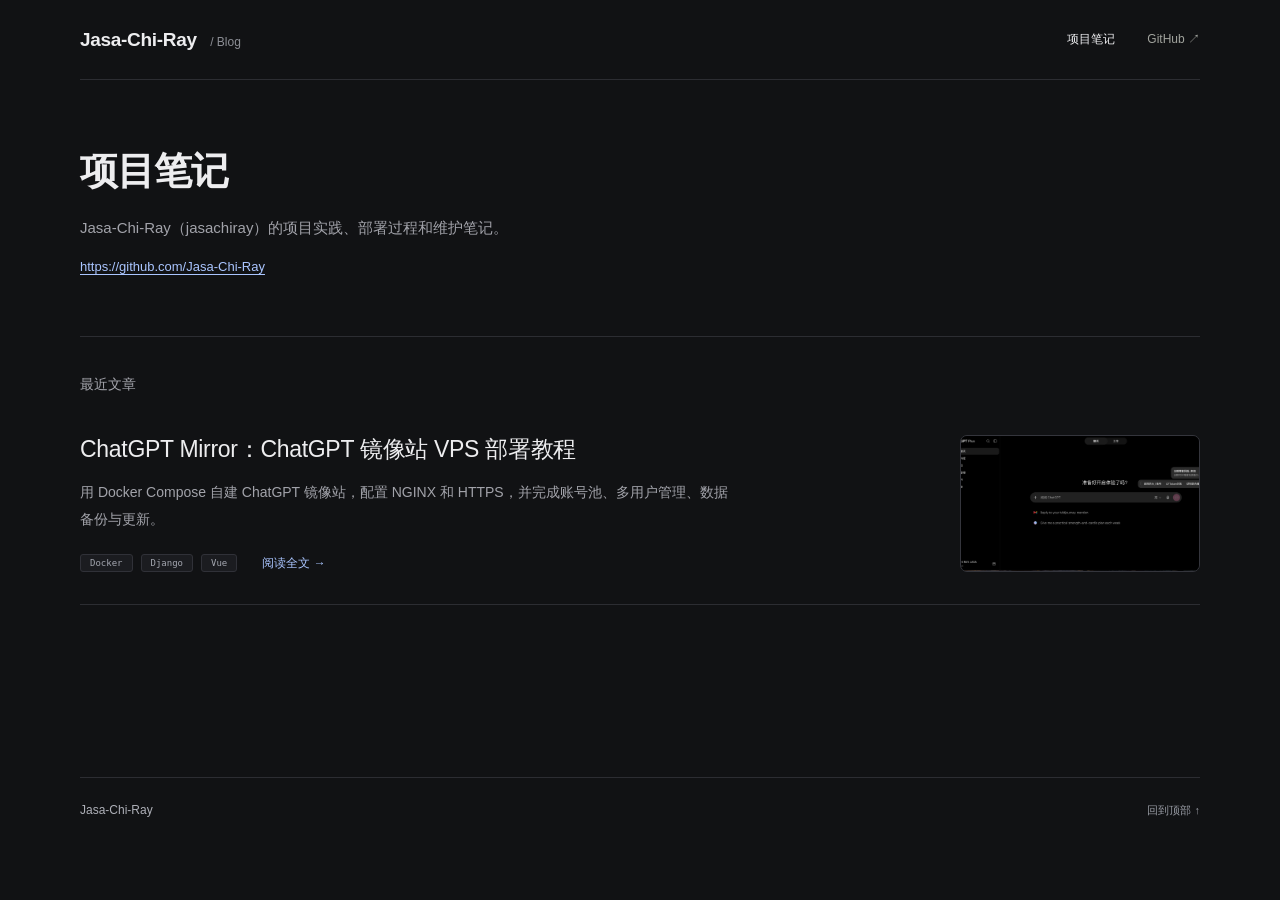
<file: index.html>
<!DOCTYPE html>

<html lang="zh-CN">
<head>
<meta charset="utf-8"/>
<meta content="width=device-width, initial-scale=1" name="viewport"/>
<meta content="index, follow, max-image-preview:large" name="robots"/>
<meta content="#111214" name="theme-color"/>
<meta content="Jasa-Chi-Ray（jasachiray）的项目博客，分享 chatgpt-mirror、ChatGPT 镜像站部署、Docker Compose、NGINX HTTPS 配置及服务器维护笔记。" name="description"/>
<meta content="Jasa-Chi-Ray（jasachiray）博客 | ChatGPT Mirror 与项目部署笔记" property="og:title"/>
<meta content="Jasa-Chi-Ray（jasachiray）的项目博客，分享 chatgpt-mirror、ChatGPT 镜像站部署、Docker Compose、NGINX HTTPS 配置及服务器维护笔记。" property="og:description"/>
<meta content="website" property="og:type"/>
<link href="https://jasa-chi-ray.github.io/" rel="canonical"/>
<link href="assets/favicon.svg" rel="icon" type="image/svg+xml"/>
<link href="blog.css" rel="stylesheet"/>
<title>Jasa-Chi-Ray（jasachiray）博客 | ChatGPT Mirror 与项目部署笔记</title>
<script defer="" src="app.js"></script><meta content="Jasa-Chi-Ray" name="author"/><meta content="jasachiray, jasa-chi-ray, Jasa Chi Ray, https://github.com/jasa-chi-ray, https://github.com/Jasa-Chi-Ray/chatgpt-mirror, chatgpt-mirror, chatgpt mirror, mirror, Jasa-Chi-Ray 博客, Jasa-Chi-Ray ChatGPT Mirror, ChatGPT 镜像站, ChatGPT 镜像站部署, 镜像站 部署, 自己部署 ChatGPT 镜像站, 自建 ChatGPT 镜像站, ChatGPT Mirror 是什么, ChatGPT 镜像项目介绍, ChatGPT 镜像站搭建教程, ChatGPT 镜像站部署流程, ChatGPT 镜像站部署需要什么" name="keywords"/><meta content="https://jasa-chi-ray.github.io/" property="og:url"/><meta content="Jasa-Chi-Ray 博客" property="og:site_name"/><meta content="zh_CN" property="og:locale"/><meta content="https://jasa-chi-ray.github.io/assets/chat-preview.png" property="og:image"/><meta content="ChatGPT Mirror 镜像站对话界面" property="og:image:alt"/><meta content="summary_large_image" name="twitter:card"/><meta content="Jasa-Chi-Ray（jasachiray）博客 | ChatGPT Mirror 与项目部署笔记" name="twitter:title"/><meta content="Jasa-Chi-Ray（jasachiray）的项目博客，分享 chatgpt-mirror、ChatGPT 镜像站部署、Docker Compose、NGINX HTTPS 配置及服务器维护笔记。" name="twitter:description"/><meta content="https://jasa-chi-ray.github.io/assets/chat-preview.png" name="twitter:image"/><script type="application/ld+json">{"@context": "https://schema.org", "@graph": [{"@type": "WebSite", "@id": "https://jasa-chi-ray.github.io/#website", "url": "https://jasa-chi-ray.github.io/", "name": "Jasa-Chi-Ray 博客", "alternateName": ["jasachiray", "jasa-chi-ray"], "inLanguage": "zh-CN"}, {"@type": "Person", "@id": "https://jasa-chi-ray.github.io/#author", "name": "Jasa-Chi-Ray", "alternateName": "jasachiray", "url": "https://jasa-chi-ray.github.io/"}, {"@type": "CollectionPage", "@id": "https://jasa-chi-ray.github.io/#blog", "url": "https://jasa-chi-ray.github.io/", "name": "Jasa-Chi-Ray（jasachiray）博客 | ChatGPT Mirror 与项目部署笔记", "description": "Jasa-Chi-Ray（jasachiray）的项目博客，分享 chatgpt-mirror、ChatGPT 镜像站部署、Docker Compose、NGINX HTTPS 配置及服务器维护笔记。", "isPartOf": {"@id": "https://jasa-chi-ray.github.io/#website"}, "mainEntity": {"@type": "ItemList", "itemListElement": [{"@type": "ListItem", "position": 1, "url": "https://jasa-chi-ray.github.io/projects/chatgpt-mirror/", "name": "ChatGPT Mirror 镜像站部署教程"}]}}]}</script></head>
<body class="blog-home">
<a class="skip-link" href="#main">跳转到正文</a>
<header class="blog-header blog-wrap"><a class="blog-brand" href="./">Jasa-Chi-Ray<span> / Blog</span></a><nav aria-label="主导航"><a aria-current="page" href="#projects">项目笔记</a><a href="https://github.com/Jasa-Chi-Ray" rel="noopener noreferrer" target="_blank">GitHub ↗</a></nav></header>
<main class="blog-wrap" id="main">
<section class="journal-intro"><div><h1>项目笔记</h1><p class="intro-copy">Jasa-Chi-Ray（jasachiray）的项目实践、部署过程和维护笔记。</p><p class="repository-link"><a href="https://github.com/Jasa-Chi-Ray" rel="noopener noreferrer" target="_blank">https://github.com/Jasa-Chi-Ray</a></p></div></section>
<div class="journal-grid">
<section aria-labelledby="projects-title" id="projects"><div class="list-heading"><h2 id="projects-title">最近文章</h2></div>
<article class="post-card"><a aria-label="阅读 ChatGPT Mirror 项目介绍与部署指南" class="post-cover" href="projects/chatgpt-mirror/"><img alt="ChatGPT Mirror 对话界面" fetchpriority="high" height="1366" src="assets/chat-preview.png" width="2658"/></a><h3><a href="projects/chatgpt-mirror/">ChatGPT Mirror：ChatGPT 镜像站 VPS 部署教程</a></h3><p>用 Docker Compose 自建 ChatGPT 镜像站，配置 NGINX 和 HTTPS，并完成账号池、多用户管理、数据备份与更新。</p><div class="card-bottom"><div class="tags"><span>Docker</span><span>Django</span><span>Vue</span></div><a href="projects/chatgpt-mirror/">阅读全文 →</a></div></article>
<!-- 新增项目：在此复制上方 post-card，更新目录、日期、标题、摘要和标签。 -->
</section>
</div>
</main>
<footer class="blog-footer blog-wrap"><a href="./">Jasa-Chi-Ray</a><a href="#main">回到顶部 ↑</a></footer>
</body>
</html>
</file>
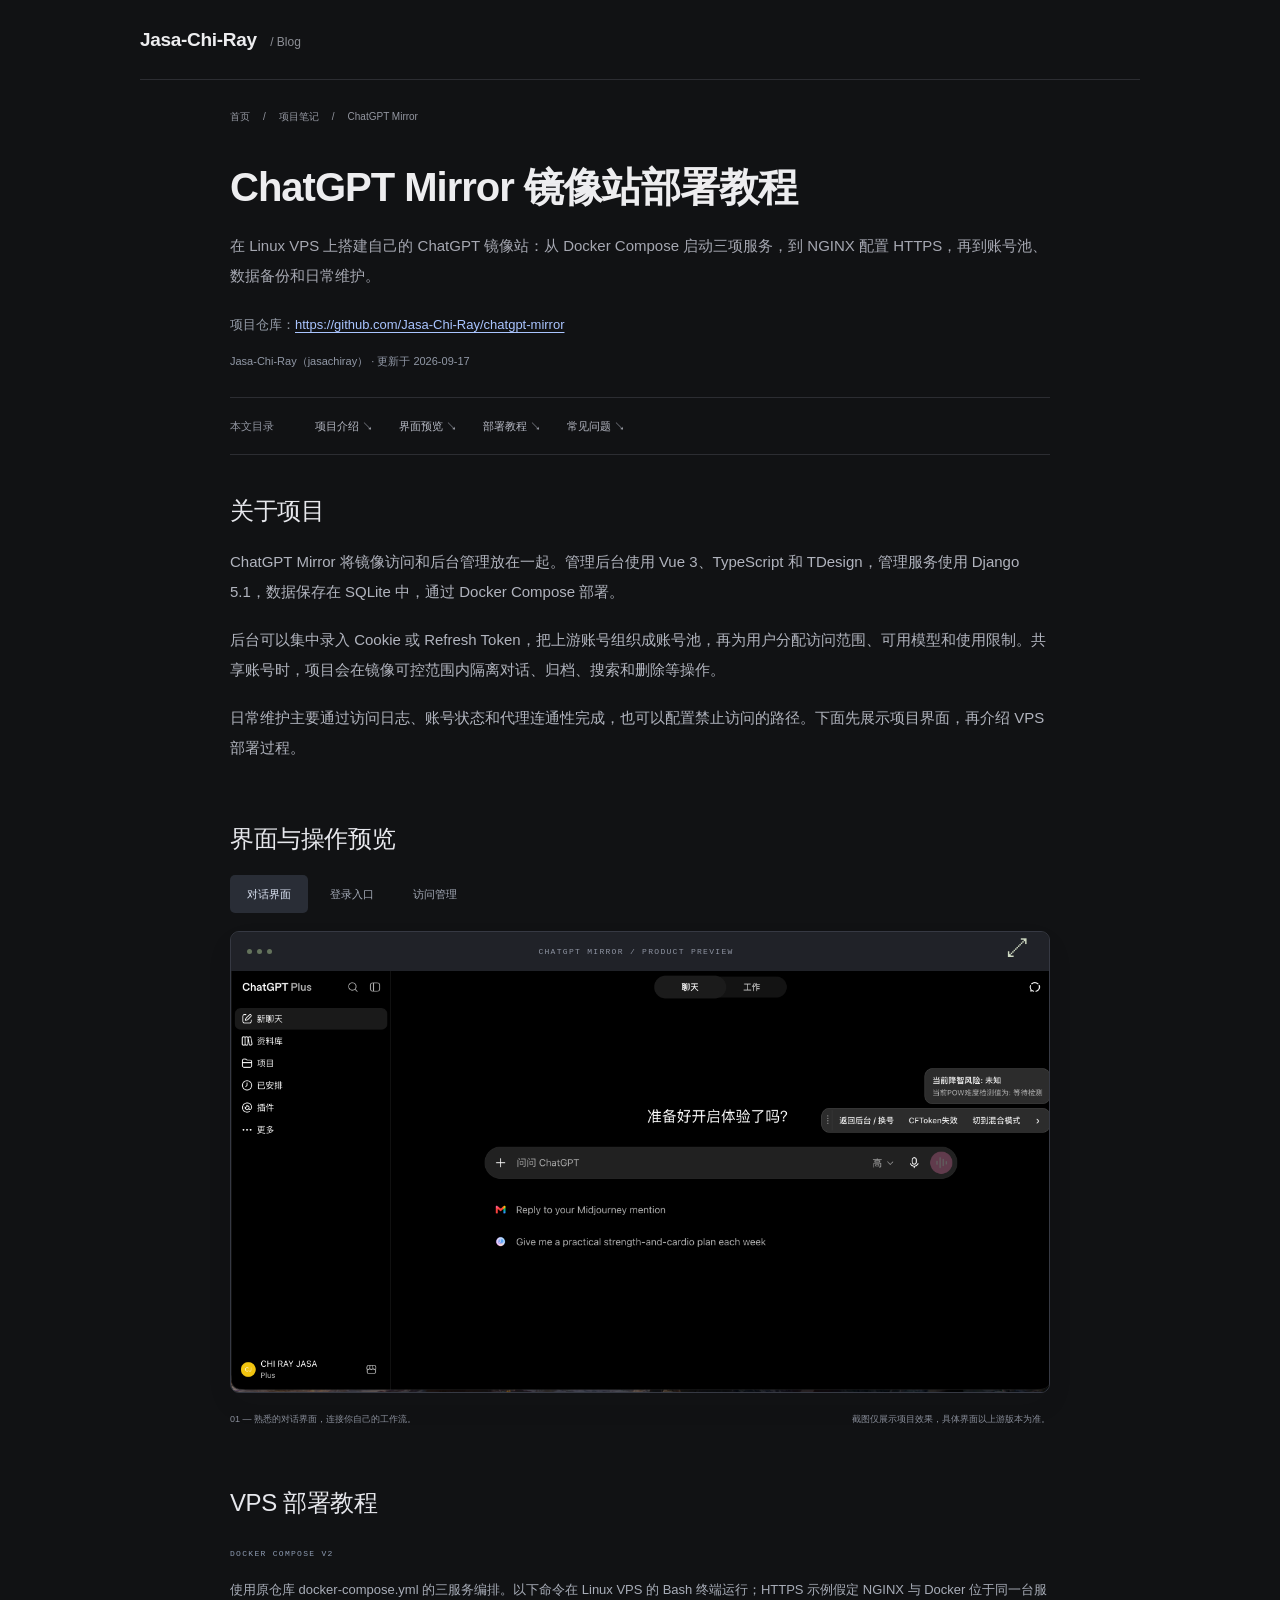
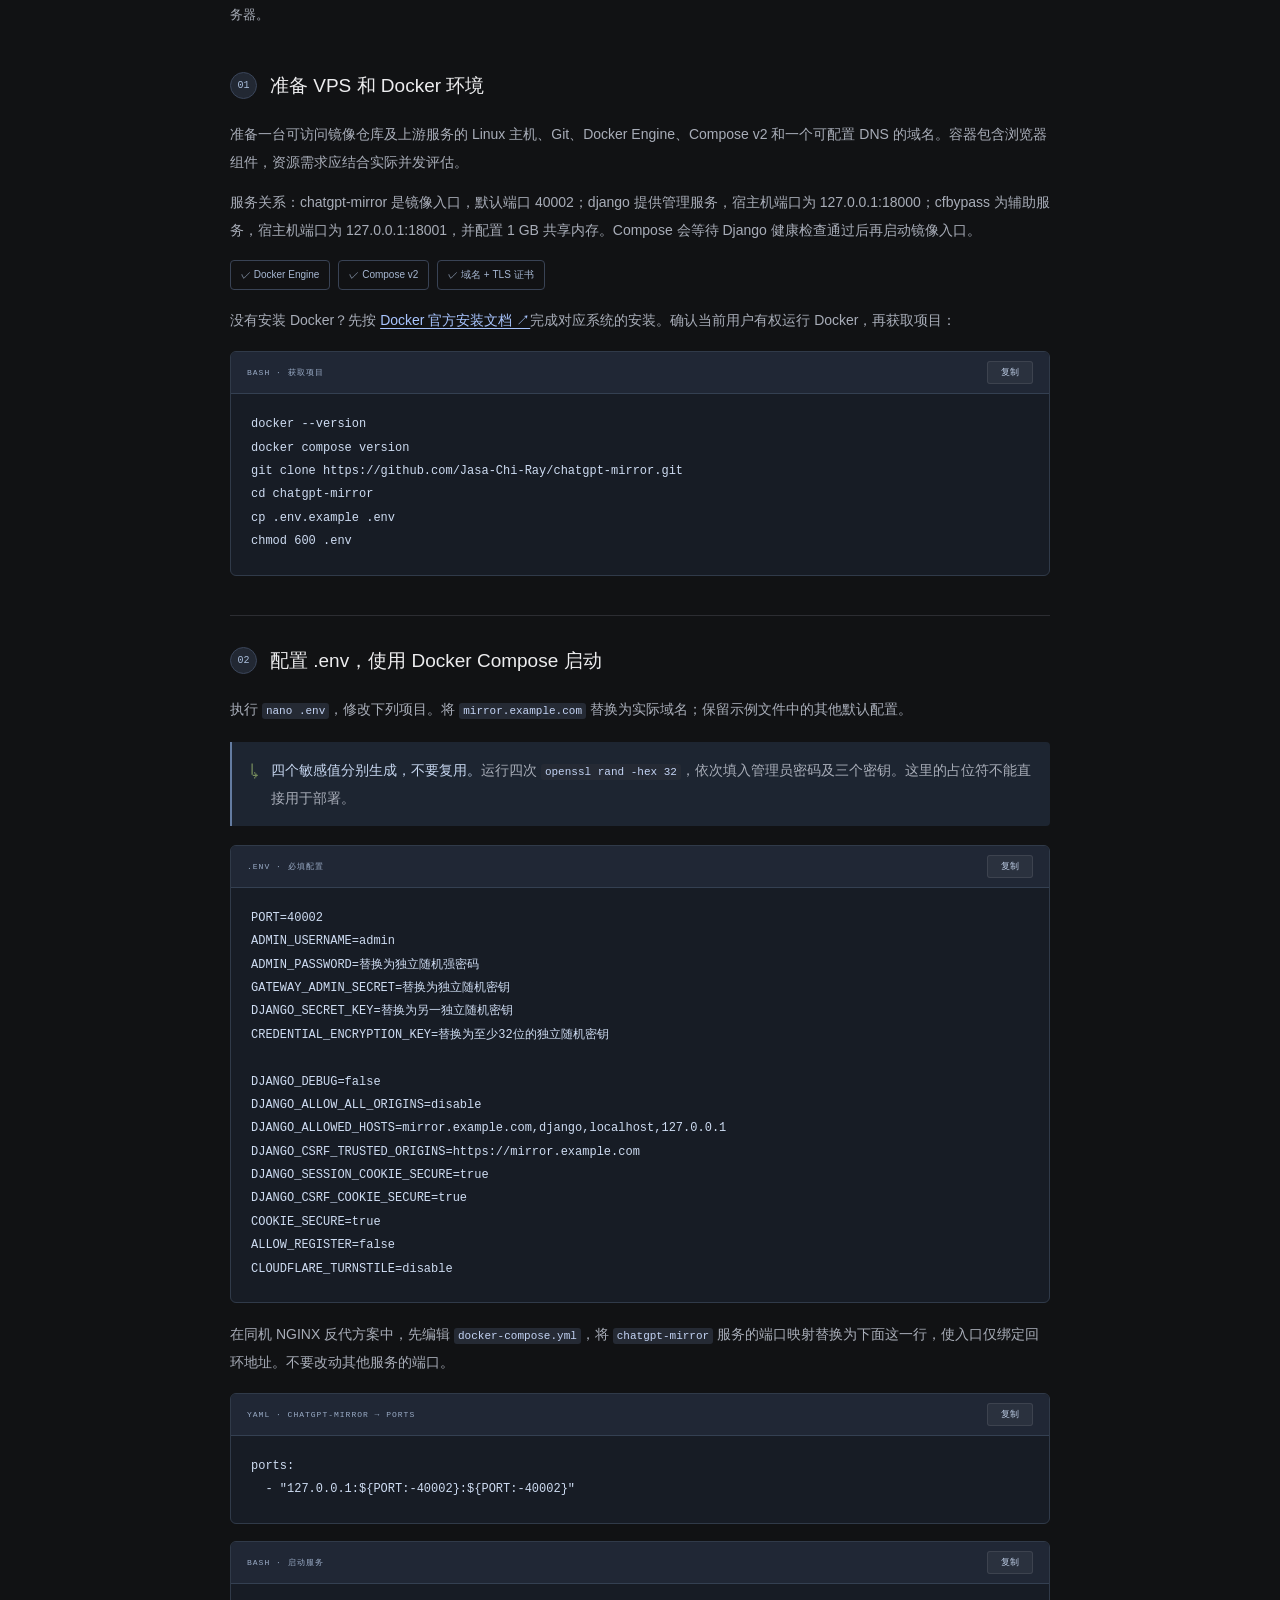
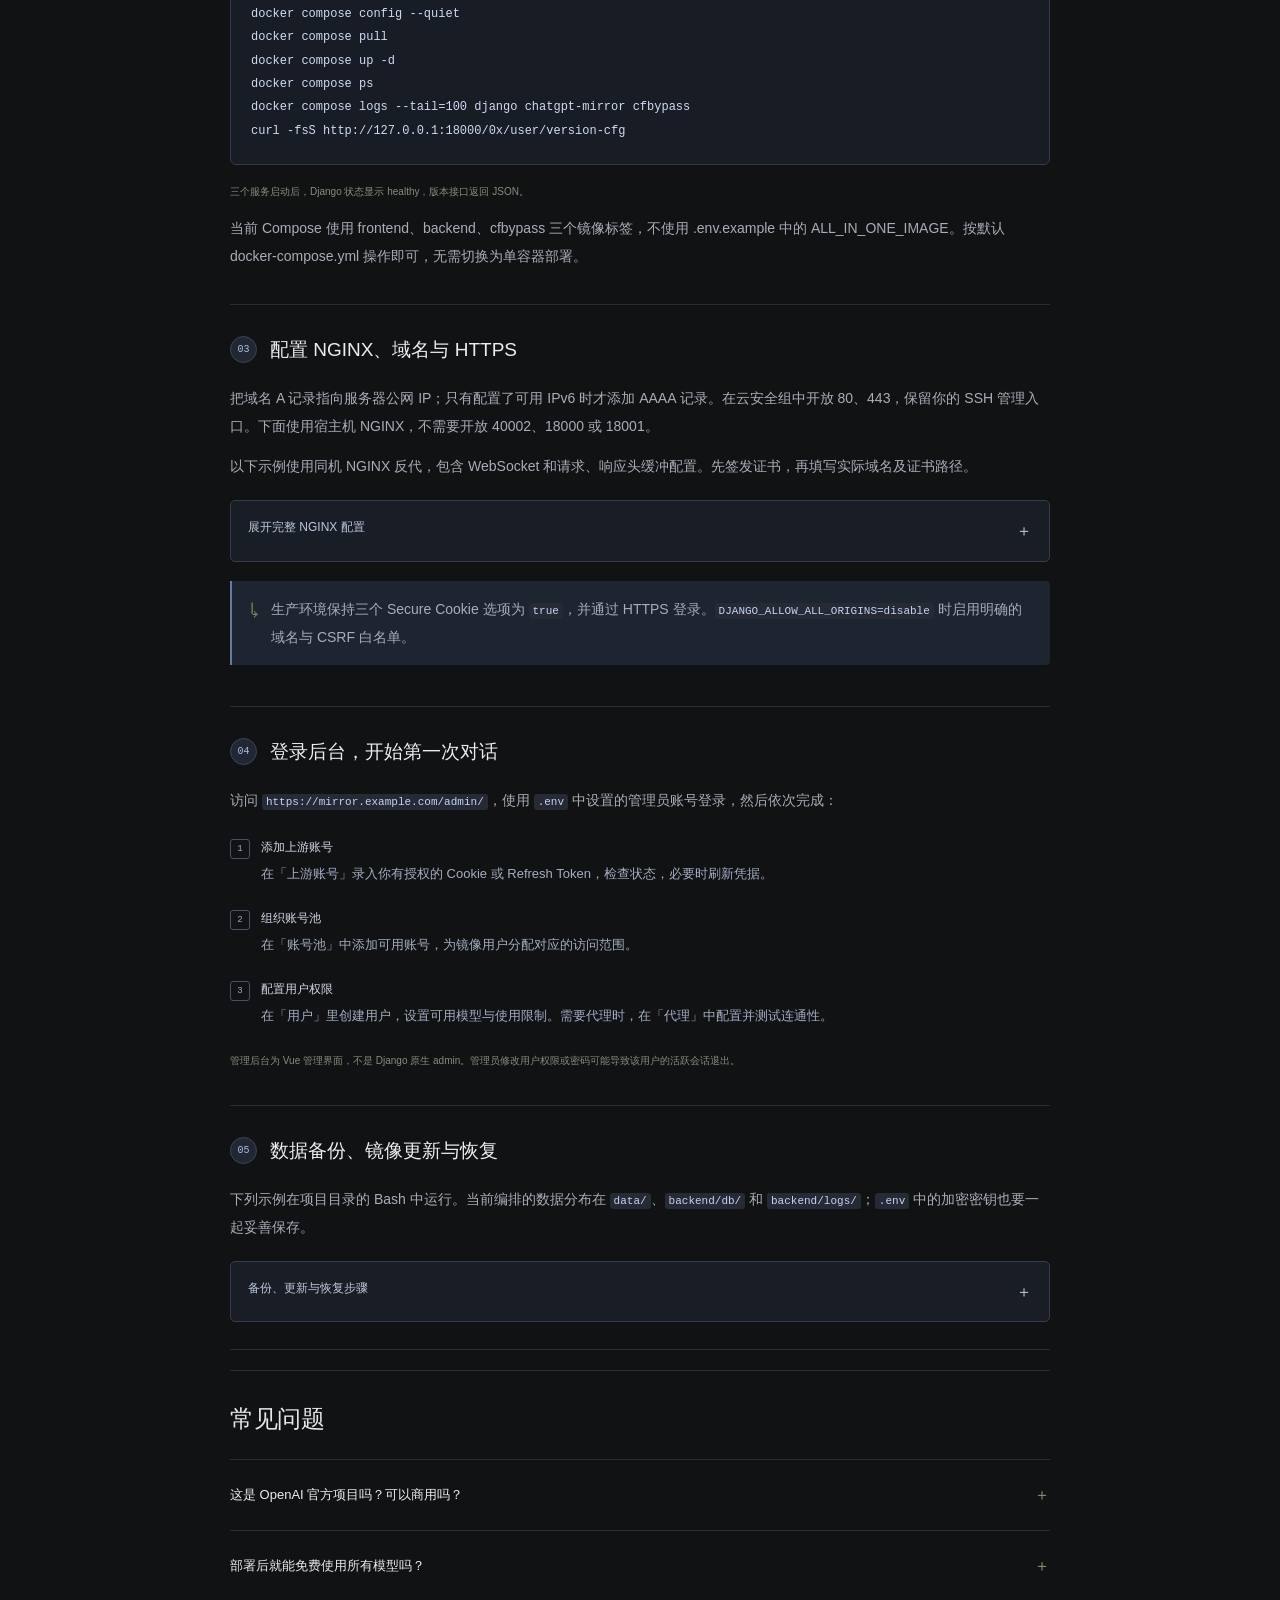
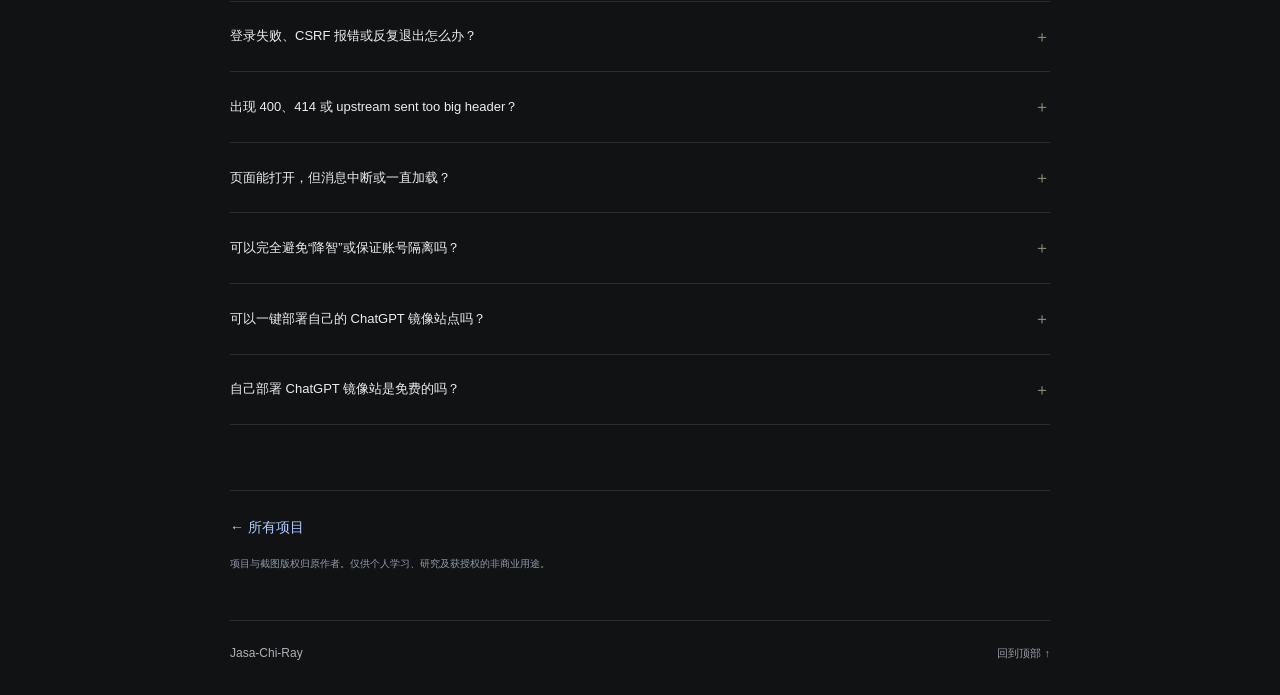
<file: projects/chatgpt-mirror/index.html>
<!DOCTYPE html>

<html lang="zh-CN">
<head>
<meta charset="utf-8"/>
<meta content="width=device-width, initial-scale=1" name="viewport"/>
<meta content="index, follow, max-image-preview:large" name="robots"/>
<meta content="#111214" name="theme-color"/>
<meta content="Jasa-Chi-Ray 的 ChatGPT Mirror 镜像站部署教程：使用 Linux VPS、Docker Compose 和 NGINX 配置 HTTPS，介绍账号池、多用户管理、数据备份、镜像更新与常见问题。" name="description"/>
<meta content="ChatGPT 镜像站部署教程：ChatGPT Mirror VPS 搭建 | Jasa-Chi-Ray" property="og:title"/>
<meta content="Jasa-Chi-Ray 的 ChatGPT Mirror 镜像站部署教程：使用 Linux VPS、Docker Compose 和 NGINX 配置 HTTPS，介绍账号池、多用户管理、数据备份、镜像更新与常见问题。" property="og:description"/>
<meta content="article" property="og:type"/>
<link href="https://jasa-chi-ray.github.io/projects/chatgpt-mirror/" rel="canonical"/>
<title>ChatGPT 镜像站部署教程：ChatGPT Mirror VPS 搭建 | Jasa-Chi-Ray</title>
<link href="../../assets/favicon.svg" rel="icon" type="image/svg+xml"/>
<link href="../../styles.css" rel="stylesheet"/>
<link href="../../blog.css" rel="stylesheet"/>
<script defer="" src="../../app.js"></script>
<meta content="Jasa-Chi-Ray" name="author"/><meta content="jasachiray, jasa-chi-ray, Jasa Chi Ray, https://github.com/jasa-chi-ray, https://github.com/Jasa-Chi-Ray/chatgpt-mirror, chatgpt-mirror, chatgpt mirror, mirror, Jasa-Chi-Ray 博客, Jasa-Chi-Ray ChatGPT Mirror, ChatGPT 镜像站, ChatGPT 镜像站部署, 镜像站 部署, 自己部署 ChatGPT 镜像站, 自建 ChatGPT 镜像站, ChatGPT Mirror 是什么, ChatGPT 镜像项目介绍, ChatGPT 镜像站搭建教程, ChatGPT 镜像站部署流程, ChatGPT 镜像站部署需要什么, 一键部署自己的 ChatGPT 镜像站点, 一 键 部署 自己 的 ChatGPT 镜像 站点, 免费的 ChatGPT 镜像 站点 自己 部署, 自己部署 ChatGPT 镜像站免费吗, ChatGPT Mirror 部署成本, ChatGPT Mirror VPS 部署, ChatGPT Mirror 服务器部署, ChatGPT Mirror Linux 部署, ChatGPT Mirror Docker 部署, ChatGPT Mirror Docker Compose 部署, Docker Compose v2 镜像站, Docker Engine 镜像站部署, chatgpt-mirror docker-compose.yml, chatgpt-mirror frontend 镜像, chatgpt-mirror backend 镜像, chatgpt-mirror cfbypass 服务, ChatGPT Mirror 三服务编排, ChatGPT Mirror 容器启动, ChatGPT Mirror 拉取镜像, ChatGPT Mirror 容器日志, chatgpt-mirror .env 配置, chatgpt-mirror .env.example, ChatGPT Mirror 默认端口 40002, ChatGPT Mirror 管理端口 18000, ChatGPT Mirror 辅助端口 18001, ChatGPT Mirror ADMIN_USERNAME, ChatGPT Mirror ADMIN_PASSWORD, ChatGPT Mirror GATEWAY_ADMIN_SECRET, ChatGPT Mirror DJANGO_SECRET_KEY, ChatGPT Mirror CREDENTIAL_ENCRYPTION_KEY, ChatGPT 镜像站域名配置, ChatGPT 镜像站 DNS 解析, ChatGPT Mirror HTTPS 部署, ChatGPT Mirror SSL 证书, ChatGPT Mirror TLS 配置, ChatGPT Mirror NGINX 反向代理, ChatGPT Mirror NGINX 配置示例, ChatGPT Mirror Certbot 证书, ChatGPT Mirror Cloudflare 配置, ChatGPT Mirror WebSocket 配置, ChatGPT Mirror 多用户管理, ChatGPT Mirror 账号池, ChatGPT Mirror 账号池分配, ChatGPT Mirror Cookie 录入, ChatGPT Mirror Refresh Token, ChatGPT Mirror 上游账号, ChatGPT Mirror 账号凭据刷新, ChatGPT Mirror 用户权限, ChatGPT Mirror 模型权限, ChatGPT Mirror 使用限制, ChatGPT Mirror 管理后台, ChatGPT Mirror 管理员登录, ChatGPT Mirror admin 入口, ChatGPT Mirror 登录页面, ChatGPT Mirror 对话界面, ChatGPT Mirror 访问日志, ChatGPT Mirror 代理配置, ChatGPT Mirror 代理连通性, ChatGPT Mirror 禁止访问路径, ChatGPT Mirror 站点配置, ChatGPT Mirror 会话隔离, ChatGPT Mirror 共享账号隔离, ChatGPT Mirror 对话归档, ChatGPT Mirror 项目隔离, ChatGPT Mirror MCP 隔离, ChatGPT Mirror skills 隔离, ChatGPT Mirror 移动端访问, ChatGPT Mirror iPhone Safari, ChatGPT Mirror iPhone Chrome, ChatGPT Mirror 弱网体验, ChatGPT Mirror SQLite 数据库, ChatGPT Mirror 数据目录, ChatGPT Mirror 数据备份, ChatGPT Mirror 停机备份, ChatGPT Mirror 恢复备份, ChatGPT Mirror 更新教程, ChatGPT Mirror 更新镜像, ChatGPT Mirror 数据持久化, ChatGPT Mirror 镜像版本, ChatGPT Mirror 日常维护, ChatGPT Mirror CSRF 错误, ChatGPT Mirror 登录失败, ChatGPT Mirror Cookie Secure 配置, ChatGPT Mirror DJANGO_ALLOWED_HOSTS, ChatGPT Mirror DJANGO_CSRF_TRUSTED_ORIGINS, ChatGPT Mirror 400 错误, ChatGPT Mirror 414 错误, ChatGPT Mirror upstream sent too big header, ChatGPT Mirror 消息中断, ChatGPT Mirror 一直加载, ChatGPT Mirror deployment guide, ChatGPT Mirror self hosted, ChatGPT Mirror VPS setup, ChatGPT Mirror Docker Compose tutorial, ChatGPT Mirror NGINX reverse proxy, ChatGPT Mirror HTTPS configuration, ChatGPT Mirror account pool, ChatGPT Mirror multi user, ChatGPT Mirror backup restore, ChatGPT Mirror troubleshooting" name="keywords"/><meta content="https://jasa-chi-ray.github.io/projects/chatgpt-mirror/" property="og:url"/><meta content="Jasa-Chi-Ray 博客" property="og:site_name"/><meta content="zh_CN" property="og:locale"/><meta content="https://jasa-chi-ray.github.io/assets/chat-preview.png" property="og:image"/><meta content="ChatGPT Mirror 镜像站对话界面" property="og:image:alt"/><meta content="summary_large_image" name="twitter:card"/><meta content="ChatGPT 镜像站部署教程：ChatGPT Mirror VPS 搭建 | Jasa-Chi-Ray" name="twitter:title"/><meta content="Jasa-Chi-Ray 的 ChatGPT Mirror 镜像站部署教程：使用 Linux VPS、Docker Compose 和 NGINX 配置 HTTPS，介绍账号池、多用户管理、数据备份、镜像更新与常见问题。" name="twitter:description"/><meta content="https://jasa-chi-ray.github.io/assets/chat-preview.png" name="twitter:image"/><script type="application/ld+json">{"@context": "https://schema.org", "@graph": [{"@type": "WebSite", "@id": "https://jasa-chi-ray.github.io/#website", "url": "https://jasa-chi-ray.github.io/", "name": "Jasa-Chi-Ray 博客", "alternateName": ["jasachiray", "jasa-chi-ray"], "inLanguage": "zh-CN"}, {"@type": "Person", "@id": "https://jasa-chi-ray.github.io/#author", "name": "Jasa-Chi-Ray", "alternateName": "jasachiray", "url": "https://jasa-chi-ray.github.io/"}, {"@type": "BlogPosting", "@id": "https://jasa-chi-ray.github.io/projects/chatgpt-mirror/#article", "url": "https://jasa-chi-ray.github.io/projects/chatgpt-mirror/", "mainEntityOfPage": {"@type": "WebPage", "@id": "https://jasa-chi-ray.github.io/projects/chatgpt-mirror/"}, "headline": "ChatGPT Mirror 镜像站部署教程", "description": "Jasa-Chi-Ray 的 ChatGPT Mirror 镜像站部署教程：使用 Linux VPS、Docker Compose 和 NGINX 配置 HTTPS，介绍账号池、多用户管理、数据备份、镜像更新与常见问题。", "image": ["https://jasa-chi-ray.github.io/assets/chat-preview.png"], "datePublished": "2026-09-16T12:00:00+08:00", "dateModified": "2026-09-17T00:00:00+08:00", "author": {"@id": "https://jasa-chi-ray.github.io/#author"}, "isPartOf": {"@id": "https://jasa-chi-ray.github.io/#website"}, "inLanguage": "zh-CN", "articleSection": "VPS 部署教程", "keywords": ["ChatGPT Mirror", "ChatGPT 镜像站部署", "Docker Compose", "VPS", "NGINX", "HTTPS", "账号池", "数据备份"]}, {"@type": "BreadcrumbList", "@id": "https://jasa-chi-ray.github.io/projects/chatgpt-mirror/#breadcrumb", "itemListElement": [{"@type": "ListItem", "position": 1, "name": "首页", "item": "https://jasa-chi-ray.github.io/"}, {"@type": "ListItem", "position": 2, "name": "ChatGPT Mirror 镜像站部署教程", "item": "https://jasa-chi-ray.github.io/projects/chatgpt-mirror/"}]}]}</script></head>
<body class="blog-post">
<a class="skip-link" href="#main">跳转到正文</a>
<header class="site-header">
<a class="blog-brand" href="../../">Jasa-Chi-Ray<span> / Blog</span></a>
<!-- 外部项目链接暂不展示：<a class="header-github" href="https://github.com/Jasa-Chi-Ray/chatgpt-mirror" target="_blank" rel="noopener noreferrer"><svg viewBox="0 0 24 24" aria-hidden="true"><path d="M9 19c-4.3 1.3-4.3-2.2-6-2.7m12 5v-3.4c0-1 .1-1.4-.5-2 3.1-.3 6.4-1.5 6.4-7A5.4 5.4 0 0 0 19.4 5a5 5 0 0 0-.1-3.8S18.1.8 15.4 2.6a13.3 13.3 0 0 0-6.8 0C5.9.8 4.7 1.2 4.7 1.2A5 5 0 0 0 4.6 5a5.4 5.4 0 0 0-1.5 3.9c0 5.5 3.3 6.7 6.4 7-.5.5-.6 1.1-.5 2v3.4"/></svg> GitHub <span>↗</span></a> -->
</header>
<main id="main">
<header class="post-heading wrap">
<nav aria-label="面包屑" class="breadcrumbs"><a href="../../">首页</a><span>/</span><a href="../../#projects">项目笔记</a><span>/</span><span>ChatGPT Mirror</span></nav>
<h1>ChatGPT Mirror 镜像站部署教程</h1>
<p class="post-summary">在 Linux VPS 上搭建自己的 ChatGPT 镜像站：从 Docker Compose 启动三项服务，到 NGINX 配置 HTTPS，再到账号池、数据备份和日常维护。</p><p class="repository-link">项目仓库：<a href="https://github.com/Jasa-Chi-Ray/chatgpt-mirror" rel="noopener noreferrer" target="_blank">https://github.com/Jasa-Chi-Ray/chatgpt-mirror</a></p><p class="article-date">Jasa-Chi-Ray（jasachiray） · 更新于 <time datetime="2026-09-17">2026-09-17</time></p>
<div class="article-toc"><span>本文目录</span><a href="#features">项目介绍 ↘</a><a href="#preview">界面预览 ↘</a><a href="#deploy">部署教程 ↘</a><a href="#faq">常见问题 ↘</a></div>
</header>
<section aria-labelledby="features-title" class="section wrap" id="features">
<div class="section-heading"><div><h2 id="features-title">关于项目</h2></div></div>
<div class="article-prose"><p>ChatGPT Mirror 将镜像访问和后台管理放在一起。管理后台使用 Vue 3、TypeScript 和 TDesign，管理服务使用 Django 5.1，数据保存在 SQLite 中，通过 Docker Compose 部署。</p><p>后台可以集中录入 Cookie 或 Refresh Token，把上游账号组织成账号池，再为用户分配访问范围、可用模型和使用限制。共享账号时，项目会在镜像可控范围内隔离对话、归档、搜索和删除等操作。</p><p>日常维护主要通过访问日志、账号状态和代理连通性完成，也可以配置禁止访问的路径。下面先展示项目界面，再介绍 VPS 部署过程。</p></div>
</section>
<section aria-labelledby="preview-title" class="showcase" id="preview"><div class="wrap">
<div class="section-heading"><div><h2 id="preview-title">界面与操作预览</h2></div><div><!-- 外部项目链接暂不展示：<a class="inline-link video-link" href="https://github.com/Jasa-Chi-Ray/chatgpt-mirror/blob/main/imageandvideo/%E6%BC%94%E7%A4%BA1.mp4" target="_blank" rel="noopener noreferrer">查看操作演示 <span>↗</span></a> --></div></div>
<div class="preview-toolbar"><div aria-label="产品界面" class="tabs preview-tabs" role="tablist"><button aria-controls="panel-chat" aria-selected="true" data-preview="chat" id="tab-chat" role="tab">对话界面</button><button aria-controls="panel-login" aria-selected="false" data-preview="login" id="tab-login" role="tab" tabindex="-1">登录入口</button><button aria-controls="panel-access" aria-selected="false" data-preview="access" id="tab-access" role="tab" tabindex="-1">访问管理</button></div></div>
<div class="preview-frame"><div class="preview-chrome"><span class="window-dots"><i></i><i></i><i></i></span><span>CHATGPT MIRROR / PRODUCT PREVIEW</span><button aria-label="放大当前界面截图" class="enlarge">⤢</button></div>
<div aria-labelledby="tab-chat" id="panel-chat" role="tabpanel"><img alt="ChatGPT 对话界面，支持新聊天、项目与后台切换" height="1366" loading="lazy" src="../../assets/chat-preview.png" width="2658"/></div>
<div aria-labelledby="tab-login" hidden="" id="panel-login" role="tabpanel"><img alt="ChatGPT Mirror 项目登录页面" loading="lazy" src="../../assets/login-preview.png"/></div>
<div aria-labelledby="tab-access" hidden="" id="panel-access" role="tabpanel"><img alt="管理后台的禁止访问路径配置界面" loading="lazy" src="../../assets/access-preview.png"/></div>
</div><div class="preview-caption"><span id="preview-description">01 — 熟悉的对话界面，连接你自己的工作流。</span><span>截图仅展示项目效果，具体界面以上游版本为准。</span></div>
</div></section>
<section aria-labelledby="deploy-title" class="section wrap deployment" id="deploy">
<div class="section-heading"><div><h2 id="deploy-title">VPS 部署教程</h2></div></div>
<div class="docs-layout">
<div class="docs-main">
<div class="guide-intro"><span class="guide-badge">DOCKER COMPOSE V2</span><p id="guide-intro-text">使用原仓库 docker-compose.yml 的三服务编排。以下命令在 Linux VPS 的 Bash 终端运行；HTTPS 示例假定 NGINX 与 Docker 位于同一台服务器。</p></div>
<div id="guide-vps">
<article class="guide-step" id="guide-environment"><div class="step-heading"><span>01</span><h3>准备 VPS 和 Docker 环境</h3></div><p>准备一台可访问镜像仓库及上游服务的 Linux 主机、Git、Docker Engine、Compose v2 和一个可配置 DNS 的域名。容器包含浏览器组件，资源需求应结合实际并发评估。</p><p>服务关系：chatgpt-mirror 是镜像入口，默认端口 40002；django 提供管理服务，宿主机端口为 127.0.0.1:18000；cfbypass 为辅助服务，宿主机端口为 127.0.0.1:18001，并配置 1 GB 共享内存。Compose 会等待 Django 健康检查通过后再启动镜像入口。</p><div class="prerequisites"><span>✓ Docker Engine</span><span>✓ Compose v2</span><span>✓ 域名 + TLS 证书</span></div><p>没有安装 Docker？先按 <a href="https://docs.docker.com/engine/install/" rel="noopener noreferrer" target="_blank">Docker 官方安装文档 ↗</a>完成对应系统的安装。确认当前用户有权运行 Docker，再获取项目：</p><div class="code-block"><div class="code-head"><span>BASH · 获取项目</span><button class="copy-button">复制</button></div><pre><code>docker --version
docker compose version
git clone https://github.com/Jasa-Chi-Ray/chatgpt-mirror.git
cd chatgpt-mirror
cp .env.example .env
chmod 600 .env</code></pre></div></article>
<article class="guide-step" id="guide-config"><div class="step-heading"><span>02</span><h3>配置 .env，使用 Docker Compose 启动</h3></div><p>执行 <code>nano .env</code>，修改下列项目。将 <code>mirror.example.com</code> 替换为实际域名；保留示例文件中的其他默认配置。</p><div class="callout"><span>↳</span><p><strong>四个敏感值分别生成，不要复用。</strong>运行四次 <code>openssl rand -hex 32</code>，依次填入管理员密码及三个密钥。这里的占位符不能直接用于部署。</p></div><div class="code-block"><div class="code-head"><span>.ENV · 必填配置</span><button class="copy-button">复制</button></div><pre><code>PORT=40002
ADMIN_USERNAME=admin
ADMIN_PASSWORD=替换为独立随机强密码
GATEWAY_ADMIN_SECRET=替换为独立随机密钥
DJANGO_SECRET_KEY=替换为另一独立随机密钥
CREDENTIAL_ENCRYPTION_KEY=替换为至少32位的独立随机密钥

DJANGO_DEBUG=false
DJANGO_ALLOW_ALL_ORIGINS=disable
DJANGO_ALLOWED_HOSTS=mirror.example.com,django,localhost,127.0.0.1
DJANGO_CSRF_TRUSTED_ORIGINS=https://mirror.example.com
DJANGO_SESSION_COOKIE_SECURE=true
DJANGO_CSRF_COOKIE_SECURE=true
COOKIE_SECURE=true
ALLOW_REGISTER=false
CLOUDFLARE_TURNSTILE=disable</code></pre></div>
<p>在同机 NGINX 反代方案中，先编辑 <code>docker-compose.yml</code>，将 <code>chatgpt-mirror</code> 服务的端口映射替换为下面这一行，使入口仅绑定回环地址。不要改动其他服务的端口。</p><div class="code-block"><div class="code-head"><span>YAML · CHATGPT-MIRROR → PORTS</span><button class="copy-button">复制</button></div><pre><code>ports:
  - "127.0.0.1:${PORT:-40002}:${PORT:-40002}"</code></pre></div><div class="code-block"><div class="code-head"><span>BASH · 启动服务</span><button class="copy-button">复制</button></div><pre><code>docker compose config --quiet
docker compose pull
docker compose up -d
docker compose ps
docker compose logs --tail=100 django chatgpt-mirror cfbypass
curl -fsS http://127.0.0.1:18000/0x/user/version-cfg</code></pre></div><p class="helper-text">三个服务启动后，Django 状态显示 healthy，版本接口返回 JSON。</p><p>当前 Compose 使用 frontend、backend、cfbypass 三个镜像标签，不使用 .env.example 中的 ALL_IN_ONE_IMAGE。按默认 docker-compose.yml 操作即可，无需切换为单容器部署。</p></article>
<article class="guide-step" id="guide-https"><div class="step-heading"><span>03</span><h3>配置 NGINX、域名与 HTTPS</h3></div><p>把域名 A 记录指向服务器公网 IP；只有配置了可用 IPv6 时才添加 AAAA 记录。在云安全组中开放 80、443，保留你的 SSH 管理入口。下面使用宿主机 NGINX，不需要开放 40002、18000 或 18001。</p><p>以下示例使用同机 NGINX 反代，包含 WebSocket 和请求、响应头缓冲配置。先签发证书，再填写实际域名及证书路径。</p><details class="technical-detail"><summary>展开完整 NGINX 配置 <span>＋</span></summary><div class="detail-body"><p>安装 NGINX 并为域名取得 TLS 证书后，将以下内容放入 NGINX 的 <code>http</code> 上下文包含的站点文件中，例如 <code>/etc/nginx/conf.d/mirror.conf</code>。证书路径须对应实际已签发的文件。</p><p>证书可按 <a href="https://certbot.eff.org/instructions?ws=nginx&amp;os=pip" rel="noopener noreferrer" target="_blank">Certbot 官方指南 ↗</a>签发。首次签发前只启用 HTTP 站点，获得证书后再启用下方 443 配置，避免不存在的证书阻止 NGINX 启动。</p><div class="code-block"><div class="code-head"><span>NGINX · HTTPS + WEBSOCKET</span><button class="copy-button">复制</button></div><pre><code>map $http_upgrade $connection_upgrade {
    default upgrade;
    ''      close;
}

server {
    listen 80;
    server_name mirror.example.com;
    return 301 https://$host$request_uri;
}

server {
    listen 443 ssl;
    server_name mirror.example.com;

    ssl_certificate /etc/letsencrypt/live/mirror.example.com/fullchain.pem;
    ssl_certificate_key /etc/letsencrypt/live/mirror.example.com/privkey.pem;

    client_max_body_size 100m;
    large_client_header_buffers 8 64k;
    client_header_buffer_size 64k;

    location / {
        proxy_pass http://127.0.0.1:40002;
        proxy_http_version 1.1;
        proxy_set_header Host $host;
        proxy_set_header X-Real-IP $remote_addr;
        proxy_set_header X-Forwarded-For $proxy_add_x_forwarded_for;
        proxy_set_header X-Forwarded-Proto $scheme;
        proxy_set_header Upgrade $http_upgrade;
        proxy_set_header Connection $connection_upgrade;
        proxy_read_timeout 600s;
        proxy_send_timeout 600s;
        proxy_buffering off;
        proxy_buffer_size 128k;
        proxy_buffers 8 128k;
        proxy_busy_buffers_size 256k;
    }
}</code></pre></div><p>上传上限 100 MB 和 600 秒超时是本教程示例，可按需求调整；如果改了 <code>PORT</code>，同步修改 <code>proxy_pass</code>。</p><div class="code-block"><div class="code-head"><span>BASH · 加载反代配置</span><button class="copy-button">复制</button></div><pre><code>sudo nginx -t
sudo systemctl reload nginx
curl -I https://mirror.example.com/admin/</code></pre></div><p>使用 Cloudflare 时，开启 WebSocket，源站安装有效证书，SSL/TLS 使用 Full (strict)。不要缓存登录、管理 API 或对话请求。</p></div></details><div class="callout"><span>↳</span><p>生产环境保持三个 Secure Cookie 选项为 <code>true</code>，并通过 HTTPS 登录。<code>DJANGO_ALLOW_ALL_ORIGINS=disable</code> 时启用明确的域名与 CSRF 白名单。</p></div></article>
<article class="guide-step" id="guide-first-run"><div class="step-heading"><span>04</span><h3>登录后台，开始第一次对话</h3></div><p>访问 <code>https://mirror.example.com/admin/</code>，使用 <code>.env</code> 中设置的管理员账号登录，然后依次完成：</p><ol class="setup-list"><li><strong>添加上游账号</strong><span>在「上游账号」录入你有授权的 Cookie 或 Refresh Token，检查状态，必要时刷新凭据。</span></li><li><strong>组织账号池</strong><span>在「账号池」中添加可用账号，为镜像用户分配对应的访问范围。</span></li><li><strong>配置用户权限</strong><span>在「用户」里创建用户，设置可用模型与使用限制。需要代理时，在「代理」中配置并测试连通性。</span></li></ol><p class="helper-text">管理后台为 Vue 管理界面，不是 Django 原生 admin。管理员修改用户权限或密码可能导致该用户的活跃会话退出。</p></article>
</div>
<article class="guide-step maintenance" id="maintenance"><div class="step-heading"><span>05</span><h3>数据备份、镜像更新与恢复</h3></div><p>下列示例在项目目录的 Bash 中运行。当前编排的数据分布在 <code>data/</code>、<code>backend/db/</code> 和 <code>backend/logs/</code>；<code>.env</code> 中的加密密钥也要一起妥善保存。</p><details class="technical-detail"><summary>备份、更新与恢复步骤 <span>＋</span></summary><div class="detail-body"><p><strong>1. 先备份。</strong>短暂停机可避免拷贝正在写入的 SQLite 数据。备份包含凭据，存放在受控目录，不要提交到 Git 或公开网站。</p><div class="code-block"><div class="code-head"><span>BASH · 一致性备份</span><button class="copy-button">复制</button></div><pre><code>mkdir -p ../mirror-backups
chmod 700 ../mirror-backups
umask 077
docker compose stop
tar -czf "../mirror-backups/mirror-$(date +%Y%m%d-%H%M%S).tar.gz" \
  .env docker-compose.yml data backend/db backend/logs
docker compose start</code></pre></div><p><strong>2. 检查上游变更，再更新镜像。</strong>先记录当前镜像 ID / digest；查阅新版本配置差异，保留本地回环端口修改。下列命令仅更新容器镜像，不会同步 Git 配置文件。</p><div class="code-block"><div class="code-head"><span>BASH · 更新服务</span><button class="copy-button">复制</button></div><pre><code>docker compose images
docker compose pull
docker compose up -d
docker compose ps
docker compose logs --tail=100
curl -fsS http://127.0.0.1:18000/0x/user/version-cfg</code></pre></div><p>3. 恢复备份。遇到更新异常时，先停止服务，将备份解压到独立目录，再恢复数据库、原始加密密钥以及与备份匹配的镜像版本。不要覆盖正在运行的数据库。</p><p>不要随意更换 <code>CREDENTIAL_ENCRYPTION_KEY</code>；丢失原始密钥可能使已有加密凭据无法解密。</p></div></details></article>
</div></div>
</section>
<section aria-labelledby="faq-title" class="faq-section wrap" id="faq"><div class="faq-heading"><h2 id="faq-title">常见问题</h2><!-- 外部项目链接暂不展示：<a class="inline-link" href="https://github.com/Jasa-Chi-Ray/chatgpt-mirror/issues" target="_blank" rel="noopener noreferrer">在 GitHub 查看 Issues ↗</a> --></div><div class="faq-list">
<details><summary>这是 OpenAI 官方项目吗？可以商用吗？<span>＋</span></summary><p>这是 Jasa-Chi-Ray 本人维护的第三方项目，与 OpenAI 官方无隶属关系。只允许个人学习、研究和其他非商业用途；商业使用需要事先取得作者书面许可。部分组件并未开源，具体以仓库许可说明为准。</p></details>
<details><summary>部署后就能免费使用所有模型吗？<span>＋</span></summary><p>不能。你仍需要有授权且有效的上游账号；模型、额度和功能由账号权限及上游服务决定。镜像站提供使用和管理入口，不会额外授予订阅或模型使用权。</p></details>
<details><summary>登录失败、CSRF 报错或反复退出怎么办？<span>＋</span></summary><p>先检查浏览器使用的域名是否包含在 DJANGO_ALLOWED_HOSTS 中；DJANGO_CSRF_TRUSTED_ORIGINS 必须含正确协议，非默认端口也要填写。确认 NGINX 转发 Host 与 X-Forwarded-Proto。VPS 的 HTTPS 访问保持三个 Secure Cookie 选项为 true。修改 .env 后运行 docker compose up -d 重建服务。</p></details>
<details><summary>出现 400、414 或 upstream sent too big header？<span>＋</span></summary><p>参照部署指南中的 NGINX 配置，增加 client_header_buffer_size、large_client_header_buffers 及代理响应头缓冲。先用 nginx -t 检查，再 reload。如果前方还有 CDN 或其他反代，也要查看它们的请求头与 URL 长度限制。</p></details>
<details><summary>页面能打开，但消息中断或一直加载？<span>＋</span></summary><p>检查 NGINX 与 Cloudflare 的 WebSocket 支持、上游账号凭据和代理连通性，查看 chatgpt-mirror、django、cfbypass 三个服务的日志。浏览器网络面板中检查失败请求。</p></details>
<details><summary>可以完全避免“降智”或保证账号隔离吗？<span>＋</span></summary><p>不能作此保证。项目持续改善相关体验，但仓库复测只是特定时间与环境的结果。curl-impersonate 等方案属于实验性能力。共享账号隔离仅覆盖镜像可控制的范围，不等同于独立上游账号之间的隔离。</p></details>
<details><summary>可以一键部署自己的 ChatGPT 镜像站点吗？<span>＋</span></summary><p>填写 .env 中的密码、密钥与域名后，可以用 docker compose up -d 启动仓库中的三个服务。账号录入、DNS、证书和 NGINX 反代仍需配置，具体步骤见上方 VPS 部署教程。</p></details><details><summary>自己部署 ChatGPT 镜像站是免费的吗？<span>＋</span></summary><p>项目允许按仓库许可用于个人学习、研究等非商业用途，但自建站点仍可能产生 VPS、域名和上游账号订阅费用。部署镜像站不会自动获得免费模型额度，可用模型和功能取决于上游账号。</p></details></div></section>
<div class="post-return wrap"><a href="../../#projects">← 所有项目</a><p>项目与截图版权归原作者。仅供个人学习、研究及获授权的非商业用途。</p></div>
</main>
<footer class="blog-footer wrap"><a href="../../">Jasa-Chi-Ray</a><a href="#main">回到顶部 ↑</a></footer>
<dialog aria-label="产品截图大图" id="image-dialog"><button aria-label="关闭大图" class="dialog-close">关闭 ×</button><img alt="项目界面大图" src="../../assets/chat-preview.png"/></dialog>
<div aria-live="polite" class="toast" role="status"></div>
</body>
</html>
</file>
<file: blog.css>
/* Dark-only journal theme shared by the index and project articles. */
:root{color-scheme:dark;--paper:#111315;--ink:#e4e2dc;--green:#cba87b;--muted:#999a96;--line:#303234;--orange:#cba87b;--sans:"Trebuchet MS","Microsoft YaHei","PingFang SC",sans-serif;--mono:"Cascadia Code",Consolas,monospace}
*{box-sizing:border-box}html{scroll-behavior:smooth;scroll-padding-top:30px}body{margin:0;background:var(--paper);color:var(--ink);font:14px/1.85 var(--sans);-webkit-font-smoothing:antialiased}a{color:inherit;text-decoration:none}button{font:inherit}a:focus-visible,button:focus-visible,summary:focus-visible{outline:2px solid #d2b186;outline-offset:5px}::selection{background:#705639;color:#fff}img{display:block;max-width:100%;height:auto}.blog-wrap{width:calc(100% - 96px);max-width:1120px;margin:0 auto}.skip-link{position:fixed;left:20px;top:-60px;background:#d2b186;color:#111;padding:8px 15px;z-index:100}.skip-link:focus{top:10px}.blog-header{height:106px;display:flex;justify-content:space-between;align-items:center;border-bottom:1px solid var(--line)}.blog-brand{font-size:21px;font-weight:600;letter-spacing:-.8px;white-space:nowrap}.blog-brand span{font:9px var(--mono);letter-spacing:1.6px;color:#8f918a;margin-left:14px}.blog-header nav{display:flex;gap:32px;font-size:12px;color:#a1a39d}.blog-header nav a:hover,.blog-header nav a[aria-current]{color:#dbc09b}.journal-intro{padding:72px 0 0;position:relative;border-bottom:1px solid var(--line)}.post-kicker{font:10px var(--mono);letter-spacing:2px;color:#b69871;margin:0 0 26px}.journal-intro h1{font-size:57px;line-height:1.4;font-weight:400;letter-spacing:-2px;margin:0 0 23px}.journal-intro h1>span{font-family:"STKaiti","KaiTi",serif;color:#c9ab83}.intro-copy{color:#989c97;font-size:14px;line-height:2;margin:0}.journal-stamp{position:absolute;right:25px;top:92px;display:flex;flex-direction:column;align-items:center;justify-content:center;width:157px;height:157px;border:1px solid #4b443a;border-radius:50%;transform:rotate(12deg);color:#b69a77;font:9px var(--mono);letter-spacing:2px}.journal-stamp b{font-size:68px;font-weight:300;line-height:1.35}.intro-bottom{margin-top:57px;padding-bottom:22px;display:flex;justify-content:space-between;font:8px var(--mono);letter-spacing:1.5px;color:#6f756f}.intro-bottom>span:last-child{font:10px var(--sans);letter-spacing:1px}.intro-bottom i{display:inline-block;width:5px;height:5px;border-radius:50%;background:#aaa782;margin-left:8px}.journal-grid{display:grid;grid-template-columns:minmax(0,1fr) 260px;gap:74px;padding:46px 0 70px}.list-heading{display:flex;align-items:center;justify-content:space-between;margin-bottom:28px}.list-heading h2{font-size:18px;font-weight:400;margin:0}.list-heading h2 span{font:10px var(--mono);color:#918472;margin-left:10px}.list-heading>span{font-size:10px;color:#858a83}.post-cover{display:block;position:relative;overflow:hidden;background:#1b2222;border:1px solid #39413d;border-radius:3px;aspect-ratio:1.7;padding:23px 27px}.cover-label{display:flex;justify-content:space-between;color:#8c9b8e;font:8px var(--mono);letter-spacing:1.3px}.cover-title{position:relative;z-index:1;font-size:34px;line-height:1.3;margin-top:24px;letter-spacing:-1px;color:#e0e8dc}.cover-title em{font-family:Georgia,serif;color:#b1baa1;font-weight:400}.cover-title>span{display:block;font-size:11px;letter-spacing:1px;margin-top:11px;color:#a6b09e}.post-cover img{position:absolute;width:78%;right:-5%;bottom:-23%;transform:rotate(-8deg);border:5px solid #323b35;border-radius:9px;opacity:.8;box-shadow:-20px -7px 50px #0005;transition:transform .3s,opacity .3s}.post-cover:hover img{transform:rotate(-5deg) translateY(-6px);opacity:1}.cover-arrow{position:absolute;bottom:23px;left:27px;border:1px solid #576458;border-radius:50%;width:35px;height:35px;display:grid;place-items:center;color:#c5cfb9}.card-meta{display:flex;gap:16px;align-items:center;margin-top:26px;color:#a29a8e;font-size:10px}.card-meta time{font:10px var(--mono);color:#747c76;margin-right:6px}.post-card h3{font-size:24px;font-weight:400;line-height:1.6;letter-spacing:-.6px;margin:10px 0 13px}.post-card h3 a:hover{color:#d1b18a}.post-card>p{font-size:13px;color:#959d95;line-height:2;margin:0}.card-bottom{display:flex;align-items:center;justify-content:space-between;border-bottom:1px solid var(--line);padding:23px 0 31px}.tags{display:flex;gap:8px}.tags span{padding:3px 9px;background:#1e2321;border:1px solid #303a31;font:9px var(--mono);color:#a2afa1;border-radius:3px}.card-bottom>a{font-size:11px;color:#cdb18a}.card-bottom>a span{margin-left:15px}.list-end{display:flex;justify-content:center;gap:17px;margin-top:37px;color:#69716a;font-size:10px}.journal-sidebar{padding-top:6px}.author-top{display:flex;justify-content:space-between;align-items:center;margin-bottom:24px}.author-monogram{font:italic 30px Georgia,serif;background:#262725;border:1px solid #45483f;border-radius:50%;width:56px;height:56px;display:grid;place-items:center;color:#cebe9f}.handwritten{font:italic 16px Georgia,serif;color:#8e9886;transform:rotate(-8deg)}.about-block h2{font-size:15px;font-weight:400;margin:0 0 15px}.about-block p{font-size:12px;color:#8f978f;line-height:2;margin:12px 0}.author-link{display:inline-block;font-size:11px;color:#c6ab83;border-bottom:1px solid #5b503f;margin-top:10px}.sidebar-section{border-top:1px solid var(--line);margin-top:32px;padding-top:25px}.sidebar-label{font:8px var(--mono);letter-spacing:1.4px;color:#7c857b;margin:0 0 13px}.sidebar-section h2{font-size:13px;font-weight:400;margin:0 0 16px}.sidebar-section ul{list-style:none;padding:0;margin:0}.sidebar-section li a{display:flex;justify-content:space-between;font-size:12px;color:#999f95;padding:9px 0}.sidebar-section li a:hover{color:#d3b58e}.sidebar-section li span{font:10px var(--mono);color:#7b8678}.side-note{margin-top:27px;padding:21px;background:#1a1d1b;border:1px solid #31382f;border-radius:3px}.side-note>span{font-size:25px;color:#bda27d}.side-note p{font-family:"STKaiti","KaiTi",serif;font-size:20px;line-height:1.6;color:#b7bba9;margin:6px 0 20px}.side-note small{font:7px var(--mono);letter-spacing:1.6px;color:#737e6d}.blog-footer{display:flex;align-items:center;justify-content:space-between;border-top:1px solid var(--line);padding:25px 0 32px;gap:20px;font-size:10px;color:#818980}.blog-footer>a:first-child{color:#c1c4b9;font:11px var(--mono)}.blog-footer>a:last-child{color:#b29d7e}
/* Article: shared journal masthead, reading-focused sections, retained guide UI. */
.blog-post .site-header{max-width:1120px;height:94px}.blog-post .header-github{display:none}.blog-post .site-header nav{margin-left:auto}.blog-post .wrap{max-width:1000px}.post-heading{padding-top:35px;padding-bottom:26px}.breadcrumbs{display:flex;gap:13px;font-size:10px;color:#858e80;margin-bottom:46px}.breadcrumbs a:hover{color:#d5b58c}.post-heading .post-kicker{margin-bottom:20px}.post-heading h1{font-size:53px;line-height:1.3;letter-spacing:-1.6px;margin:0 0 22px;font-weight:500}.post-heading h1 em{font:400 37px/1.6 "STKaiti","KaiTi",serif;color:#bea782;letter-spacing:1px}.post-summary{max-width:730px;font-size:15px;line-height:2;color:#989f93;margin:0 0 22px}.post-meta{display:flex;align-items:center;gap:12px;font-size:10px;color:#899482;flex-wrap:wrap}.avatar{display:grid;place-items:center;width:27px;height:27px;border:1px solid #545842;border-radius:50%;color:#b6ad8e;font-family:Georgia,serif}.article-toc{display:flex;flex-wrap:wrap;gap:25px;padding:23px 0;margin-top:32px;border-top:1px solid var(--line);border-bottom:1px solid var(--line);font-size:11px;color:#a6ab99}.article-toc>span{color:#c2ad8a;margin-right:15px}.article-toc a:hover{color:#e0bd85}.blog-post .section{padding-top:35px;padding-bottom:45px}.blog-post .section-heading h2,.blog-post .faq-heading h2{font-size:27px;color:#dfdfd3}.blog-post .eyebrow{color:#8e9a80}.blog-post .section-heading>p,.blog-post .section-heading>div>p:not(.eyebrow){color:#969e8d}.blog-post .feature-grid{gap:12px}.blog-post .feature{background:#191d19;border-color:#333b2e;border-radius:4px}.blog-post .feature-main{background:#20271e;border-color:#394431}.blog-post .feature p,.blog-post .feature-main p{color:#a0a994}.blog-post .small-label{color:#8d9a7d}.blog-post .feature-icon{color:#baa884}.blog-post .brand-mark{background:#35432c}.blog-post .pool-person{background:#2b3424;border-color:#556047;color:#b8c8a2}.blog-post .pool-lines,.blog-post .pool-accounts span{border-color:#526140}.blog-post .pool-lines:before,.blog-post .pool-lines:after,.blog-post .pool-accounts span:before{background:#526140}.blog-post .pool-core{background:#414e32;color:#d5dfbc}.blog-post .feature-main>a{border-color:#465338;color:#b8c7a2}.blog-post .permission-mini{border-color:#3a4431}.blog-post .isolation-mini>span,.blog-post .permission-mini>b{background:#2b3523;color:#adbd94}.blog-post .showcase{background:#171c17;border-color:#30382a;padding:38px 0}.blog-post .preview-tabs button[aria-selected=true],.blog-post .preview-tabs button:hover{background:#36422b;color:#d5dfc1}.blog-post .tabs button{color:#a7b694}.blog-post .preview-frame{border-color:#4a5640}.blog-post .preview-chrome{background:#283124}.blog-post .deployment-tabs button[aria-selected=true]{background:#baa077;color:#171b13}.blog-post .deployment-tabs button>span{color:inherit;background:#1d23141c}.blog-post .docs-layout{grid-template-columns:190px minmax(0,1fr);gap:40px}.blog-post .docs-sidebar>a.active{background:#2b3423;color:#c4caab}.blog-post .docs-sidebar>a span{color:#a0aa91}.blog-post .docs-sidebar>a.active span{color:#d0d8b8}.blog-post .guide-badge,.blog-post .docs-source{color:#a6b28f}.blog-post .guide-step p,.blog-post .guide-intro>p{color:#a4ad98}.blog-post .guide-step p a{color:#ceb58d}.blog-post .guide-step p code{background:#303a27;color:#c0cba7}.blog-post .step-heading>span{background:#293322;border-color:#4e5c3f;color:#b8c998}.blog-post .prerequisites>span{border-color:#414e33;color:#a9ba8f}.blog-post .callout{background:#242e1e;border-color:#708452}.blog-post .callout strong{color:#c0ceaa}.blog-post .technical-detail{background:#191f16;border-color:#35412b}.blog-post .technical-detail summary{color:#c2cca9}.blog-post .technical-detail[open] summary{border-color:#38482c}.blog-post .setup-list strong{color:#c9d0bb}.blog-post .setup-list li>span{color:#a3af94}.blog-post .setup-list li:before{border-color:#536242;color:#b2bf99}.blog-post .docs-end{background:#26311f}.blog-post .docs-end p{color:#a0ae8e}.blog-post .faq-list details>p{color:#a2ac96}.blog-post .faq-section{padding-top:35px;padding-bottom:45px}.blog-post .inline-link{color:#c5ae86;border-color:#5b6247}.blog-post .toast{background:#39482d;color:#e7edda;border-color:#7a8c5d}.blog-post dialog{background:#1a2116;border-color:#5d6c48;color:#d6dfc5}.blog-post .feature-footnote,.blog-post .preview-caption{color:#98a589}.blog-post .post-return{padding:27px 0 36px;border-top:1px solid var(--line)}.post-return>span{display:block;font:8px var(--mono);letter-spacing:1.5px;color:#838e76;margin-bottom:15px}.post-return>a{font-size:14px;color:#c2ad85}.post-return>p{font-size:10px;color:#89957c;margin-top:14px}
@media(max-width:900px){.blog-wrap{width:calc(100% - 56px)}.journal-grid{gap:35px;grid-template-columns:minmax(0,1fr) 220px}.journal-intro h1{font-size:49px}.post-cover{padding:20px;aspect-ratio:1.3}.cover-title{font-size:29px}.cover-label{font-size:6px}.post-cover img{bottom:-3%;width:88%;right:-14%}.post-card h3{font-size:21px}.blog-post .docs-layout{grid-template-columns:1fr}.blog-post .docs-sidebar{display:none}}
@media(max-width:650px){.blog-wrap{width:calc(100% - 40px)}.blog-header{height:80px}.blog-brand{font-size:18px}.blog-brand span{font-size:7px;margin-left:8px}.blog-header nav{gap:18px;font-size:11px}.journal-intro{padding-top:45px}.journal-intro h1{font-size:40px;letter-spacing:-1px}.post-kicker{font-size:8px;letter-spacing:1.4px}.journal-stamp{width:86px;height:86px;right:0;top:57px;font-size:5px;letter-spacing:.8px;opacity:.6}.journal-stamp b{font-size:35px}.intro-copy{font-size:12px;max-width:85%}.intro-bottom{margin-top:35px;font-size:6px;letter-spacing:.7px}.intro-bottom>span:last-child{font-size:8px}.journal-grid{grid-template-columns:1fr;gap:30px;padding-top:28px;padding-bottom:30px}.post-cover{aspect-ratio:1.6;padding:21px}.post-cover img{width:77%;bottom:-21%;right:-8%}.cover-title{font-size:29px;margin-top:20px}.cover-title>span{font-size:10px}.cover-label{font-size:6px}.post-card h3{font-size:21px}.journal-sidebar{border-top:1px solid var(--line);padding-top:30px}.author-top{justify-content:flex-start;gap:25px}.sidebar-section{margin-top:25px}.side-note{display:none}.blog-footer{flex-wrap:wrap;font-size:9px;gap:12px}.blog-footer>span{order:3;width:100%}.blog-footer>a:last-child{margin-left:auto}.blog-post .site-header{width:calc(100% - 40px)}.blog-post .site-header nav{background:#1c2318;border-color:#3b4931}.blog-post .menu-toggle{margin-left:auto}.blog-post .menu-toggle>span{background:#c4bb9d}.post-heading{padding-top:23px}.breadcrumbs{font-size:9px;gap:10px;margin-bottom:29px}.post-heading h1{font-size:37px}.post-heading h1 em{font-size:27px}.post-summary{font-size:13px}.post-meta{gap:8px;font-size:9px}.article-toc{gap:15px;font-size:10px;padding:17px 0;margin-top:23px}.article-toc>span{width:100%;margin:0}.blog-post .section-heading h2,.blog-post .faq-heading h2{font-size:24px}.blog-post .section{padding-top:24px}.blog-post .faq-section{padding-bottom:30px}.blog-post .showcase{padding-top:28px}}
@media(max-width:360px){.blog-brand span{display:none}.journal-intro h1{font-size:34px}.journal-stamp{right:-5px;width:64px;height:64px;font-size:4px;top:64px}.journal-stamp b{font-size:25px}.intro-copy{max-width:100%;font-size:11px}.cover-title{font-size:26px}.cover-label{letter-spacing:.4px}.post-cover img{bottom:-8%}.cover-arrow{left:20px;bottom:15px;width:27px;height:27px}.card-meta{gap:10px}.post-card h3{font-size:19px}}
@media(prefers-reduced-motion:reduce){html{scroll-behavior:auto}*,*:before,*:after{animation:none!important;transition:none!important}}

/* Shared minimal project/document layout. Dark only. */
:root{--paper:#111214;--ink:#ededef;--green:#94b9ff;--muted:#a0a1a6;--line:#2c2d32;--orange:#91b7fb;--sans:"Segoe UI","Microsoft YaHei","PingFang SC",sans-serif}
.blog-header,.blog-post .site-header{height:80px}.blog-brand{font-size:19px;font-weight:600;letter-spacing:-.3px}.blog-brand span{color:#8d8f96;font:12px var(--sans);letter-spacing:0;margin-left:10px}.blog-header nav a[aria-current],.blog-header nav a:hover{color:#f0f0f3}.journal-intro{padding:65px 0 45px}.journal-intro h1{font:600 38px/1.4 var(--sans);letter-spacing:-1px;margin-bottom:15px}.intro-copy{color:#a2a3aa;font-size:15px}.journal-grid{display:block;padding:35px 0 90px;min-height:440px}.list-heading{margin-bottom:25px}.list-heading h2{font-size:14px;font-weight:500;color:#a5a6ad}.post-card{position:relative;display:grid;grid-template-columns:minmax(0,1fr) 240px;column-gap:55px;padding:10px 0 30px;border-bottom:1px solid var(--line)}.post-cover{grid-column:2;grid-row:1/4;aspect-ratio:1.75;align-self:center;padding:0;background:#191a1e;border:1px solid #34353c;border-radius:7px}.post-cover img{position:static;width:100%;height:100%;object-fit:cover;transform:none;border:0;border-radius:0;opacity:1;box-shadow:none}.post-cover:hover img{transform:none;opacity:.85}.post-card h3{grid-column:1;grid-row:1;font:500 23px/1.5 var(--sans);letter-spacing:-.3px;margin:0 0 12px}.post-card h3 a:hover{color:#94b9ff}.post-card>p{grid-column:1;grid-row:2;font-size:14px;line-height:1.9;color:#a2a3aa;max-width:660px}.card-bottom{grid-column:1;grid-row:3;justify-content:flex-start;gap:25px;border:0;padding:20px 0 0}.tags span{background:#1b1c20;border-color:#303138;color:#a4a7b0}.card-bottom>a{color:#aac5ff;font-size:12px}.blog-footer{font-size:11px;color:#90929b;padding-top:22px}.blog-footer>a:first-child{color:#aeb0b8;font:12px var(--sans)}.blog-footer>a:last-child{color:#999ca5}.post-heading{padding-top:28px}.breadcrumbs{color:#9396a0;margin-bottom:32px}.post-heading h1{font:600 40px/1.4 var(--sans);letter-spacing:-1px;margin-bottom:16px}.post-summary{font-size:15px;color:#a6a8b2;max-width:820px}.article-toc{border-color:var(--line);color:#b7bac5;gap:26px;margin-top:28px;padding:18px 0}.article-toc>span{color:#9195a0}.article-toc a:hover{color:#aac5ff}.blog-post .section-heading h2,.blog-post .faq-heading h2{font:500 24px/1.5 var(--sans);color:#e7e8ed;letter-spacing:-.4px}.blog-post .section-heading{margin-bottom:24px}.blog-post .feature-grid{grid-template-columns:1fr 1fr;grid-template-rows:auto;gap:0 34px}.blog-post .feature,.blog-post .feature-main{padding:20px 0;background:transparent;border:0;border-bottom:1px solid var(--line);border-radius:0;grid-row:auto;grid-column:auto;min-height:0;transform:none}.blog-post .feature h3,.blog-post .feature-main h3{font-size:16px;max-width:none;color:#d5d7df}.blog-post .feature p,.blog-post .feature-main p{font-size:13px;color:#a2a5af;max-width:none}.blog-post .feature-footnote{color:#848894;font-size:11px}.blog-post .showcase{background:transparent;border:0;padding-top:20px;padding-bottom:30px}.blog-post .preview-chrome{background:#202228;color:#8e94a2}.blog-post .preview-frame{border-color:#363943}.blog-post .preview-tabs button[aria-selected=true],.blog-post .preview-tabs button:hover{background:#292d36;color:#dde5f5;box-shadow:none}.blog-post .preview-caption{color:#898e9a}.blog-post .tabs button{color:#a4aab7}.blog-post .deployment-tabs button[aria-selected=true]{background:#303d55;color:#d7e5ff}.blog-post .guide-step p,.blog-post .guide-intro>p{color:#a8adb8}.blog-post .guide-step p a,.blog-post .inline-link{color:#a9c5ff}.blog-post .guide-step p code{background:#252a34;color:#c4d4f5}.blog-post .step-heading>span{background:#222833;border-color:#3b465b;color:#aabedc}.blog-post .docs-sidebar>a.active{background:#232c3c;color:#aac4ed}.blog-post .docs-sidebar>a span{color:#9ea7b7}.blog-post .docs-sidebar>a.active span{color:#c9d8f4}.blog-post .prerequisites>span{border-color:#394355;color:#a7b8d3}.blog-post .docs-source,.blog-post .guide-badge{color:#8e9cb3}.blog-post .technical-detail{background:#191d25;border-color:#343c4a}.blog-post .technical-detail summary{color:#bbc8dd}.blog-post .technical-detail[open] summary{border-color:#343c4a}.blog-post .callout{background:#1d2531;border-color:#647ca1}.blog-post .callout strong{color:#c6d6ef}.blog-post .code-block{background:#171c25;border-color:#303a49}.blog-post .code-head{background:#202735;border-color:#344052;color:#9aacc7}.blog-post .code-block pre{color:#cedcf2;scrollbar-color:#50617a #171c25}.blog-post .copy-button{color:#bccbe3}.blog-post .setup-list strong{color:#d1d8e5}.blog-post .setup-list li>span{color:#a2adbf}.blog-post .setup-list li:before{border-color:#45546c;color:#9cacc5}.blog-post .faq-list details>p{color:#a5adbd}.blog-post .faq-section{grid-template-columns:1fr;gap:22px}.blog-post .post-return{padding-top:24px}.post-return>a{color:#afcaff}.blog-post .post-return>p{color:#939ba9}.blog-post .toast{background:#263752;border-color:#7286a4;color:#e6eeff}.blog-post dialog{background:#161b24;border-color:#506079;color:#dbe6fb}.blog-post .small-label{color:#8e9bb0}.blog-post .section{padding-bottom:32px}.blog-post .status-dot{background:#89a4d0}
@media(max-width:650px){.journal-intro{padding:42px 0 32px}.journal-intro h1{font-size:31px}.intro-copy{font-size:13px;max-width:100%}.journal-grid{padding-top:27px;padding-bottom:40px;min-height:0}.post-card{display:flex;flex-direction:column;gap:0;padding:0 0 28px}.post-cover{order:3;width:100%;max-width:400px;align-self:flex-start;margin-top:24px}.post-card h3{font-size:22px}.post-card>p{font-size:13px}.card-bottom{gap:18px;flex-wrap:wrap}.blog-header,.blog-post .site-header{height:74px}.blog-post .site-header nav{background:#1c212c;border-color:#384254}.blog-post .menu-toggle>span{background:#c4cedf}.post-heading h1{font-size:32px}.blog-post .feature-grid{grid-template-columns:1fr}.blog-post .feature,.blog-post .feature-main{padding:16px 0}.blog-post .feature h3,.blog-post .feature-main h3{font-size:16px}.blog-post .section-heading h2,.blog-post .faq-heading h2{font-size:22px}.article-toc{gap:18px}.article-toc>span{display:none}.blog-post .preview-caption{line-height:1.8}.post-summary{font-size:14px}}

/* Subtle Android/Material press feedback, without theme or framework dependencies. */
.press-layer{position:fixed;pointer-events:none;overflow:hidden;z-index:9999;contain:strict}
.press-wave{position:absolute;border-radius:50%;background:rgba(165,193,245,.22);transform:scale(0);opacity:1;animation:material-press 540ms cubic-bezier(.2,.7,.2,1) forwards}
@keyframes material-press{0%{transform:scale(0);opacity:.8}65%{opacity:.45}100%{transform:scale(1);opacity:0}}
@media(prefers-reduced-motion:reduce){.press-layer{display:none}button:active,a:active,summary:active{opacity:.75}}

/* Blog reading layout: continuous prose, without product or status panels. */
.blog-post .wrap{max-width:820px}.blog-post .site-header{max-width:1000px}.blog-post .docs-layout{display:block;border-top:0;padding-top:0}.blog-post .section-heading{margin-bottom:18px}.blog-post .section{padding-top:28px;padding-bottom:20px}.article-prose p{font-size:15px;line-height:2;color:#b1b4be;margin:0 0 18px}.blog-post .guide-step p{font-size:14px;line-height:2}.blog-post .guide-intro{padding-top:0}.blog-post .guide-step{padding-bottom:22px}.blog-post .faq-section{padding-top:30px}.blog-post .post-heading{padding-bottom:10px}.blog-post .article-toc{margin-top:25px}.blog-post .section-heading h2{font-weight:500}.blog-post .post-return{margin-top:20px}@media(max-width:540px){.article-prose p{font-size:14px}.blog-post .wrap{width:calc(100% - 40px)}}

.article-date{font-size:11px;color:#9198a6;margin:16px 0 0;line-height:1.8}

.repository-link{font-size:13px;color:#979eaa;margin:12px 0;line-height:1.8;overflow-wrap:anywhere}.repository-link a{color:#aac5ff;text-decoration:underline;text-underline-offset:3px}.repository-link a:hover{color:#d6e4ff}
</file>
<file: styles.css>
:root{--paper:#f6f7f2;--ink:#223b32;--green:#285346;--muted:#727a71;--line:#dce1d6;--lime:#e9efcf;--orange:#d77a49;--sans:'Trebuchet MS','Microsoft YaHei','PingFang SC',sans-serif;--mono:'Cascadia Code','Consolas',monospace}*{box-sizing:border-box}html{scroll-behavior:smooth;scroll-padding-top:110px}body{margin:0;background:var(--paper);color:var(--ink);font-family:var(--sans);font-size:15px;line-height:1.75;-webkit-font-smoothing:antialiased}a{color:inherit;text-decoration:none}button{font:inherit;color:inherit;cursor:pointer}button,a,summary{-webkit-tap-highlight-color:transparent}button{border:0}button:focus-visible,a:focus-visible,summary:focus-visible{outline:3px solid var(--orange);outline-offset:5px}::selection{background:#dde8bd;color:#173e30}img{max-width:100%;height:auto;display:block}[hidden]{display:none!important}.wrap{max-width:1200px;margin:0 auto;width:calc(100% - 100px)}.skip-link{position:fixed;top:-70px;left:20px;padding:10px 20px;background:var(--green);color:white;z-index:100}.skip-link:focus{top:10px}.site-header{max-width:1320px;width:calc(100% - 72px);height:94px;margin:auto;display:flex;align-items:center;justify-content:space-between;border-bottom:1px solid var(--line);gap:30px}.brand{display:inline-flex;align-items:center;gap:11px;white-space:nowrap;font-size:20px;letter-spacing:-.6px;font-weight:700}.brand b{font-weight:400}.brand-mark{display:inline-block;position:relative;width:36px;height:36px;flex-shrink:0;background:var(--green);border-radius:10px}.brand-mark i{position:absolute;width:13px;height:23px;border:1.7px solid #e9efcf;border-bottom:none;border-radius:9px 9px 0 0;left:8px;top:7px}.brand-mark i+i{left:16px;top:11px;height:19px}.site-header nav{display:flex;gap:32px;font-size:13px}.site-header nav a{padding:10px 0;transition:color .2s}.site-header nav a:hover{color:var(--orange)}.header-github{display:flex;align-items:center;gap:9px;font-size:13px;border:1px solid var(--line);border-radius:6px;padding:8px 14px}.header-github svg{width:17px;height:17px;fill:none;stroke:currentColor;stroke-width:1.7;stroke-linecap:round}.header-github>span{margin-left:8px}.menu-toggle{display:none}.hero{display:grid;grid-template-columns:1.04fr 1fr;align-items:center;gap:40px;padding-top:83px;padding-bottom:86px;min-height:645px}.eyebrow{font-family:var(--mono);font-size:10px;letter-spacing:1.7px;display:flex;align-items:center;gap:9px;margin:0 0 24px;font-weight:500}.status-dot{display:inline-block;width:6px;height:6px;background:#6a8d5c;border-radius:50%;flex-shrink:0}.hero h1{font-size:clamp(42px,4.7vw,66px);font-weight:600;line-height:1.28;letter-spacing:-3px;margin:0 0 27px}.serif-word{font-family:'STKaiti','KaiTi','Songti SC',serif;font-weight:400;position:relative;padding:0 2px}.serif-word:after{content:'';position:absolute;bottom:-6px;left:0;right:0;height:8px;border-top:2px solid var(--orange);border-radius:50%;transform:rotate(-4deg)}.word-star{position:absolute;right:-48px;top:-40px;font-family:serif;font-size:35px;color:var(--orange);font-weight:400}.hero-description{font-size:15px;line-height:1.95;color:var(--muted);margin:0 0 29px}.hero-actions{display:flex;gap:17px;align-items:center}.button{display:inline-flex;align-items:center;justify-content:space-between;gap:38px;border-radius:5px;padding:13px 23px;font-size:13px;font-weight:600;transition:transform .2s,background .2s}.button:hover{transform:translateY(-3px)}.button.primary{background:var(--green);color:#fff}.primary:hover{background:#183e32}.button>span:last-child{font-size:20px}.button.text-button{padding-left:9px;gap:9px;font-weight:400}.button.text-button .play-icon{font-size:9px;width:24px;height:24px;display:grid;place-items:center;border:1px solid #bdc9b9;border-radius:50%}.hero-note{margin-top:25px;display:flex;align-items:center;gap:8px;font-size:10px;color:#7a8176}.tiny-check{color:var(--green);font-size:12px}.note-dot{padding:0 3px}.hero-art{height:425px;position:relative;isolation:isolate;background:radial-gradient(ellipse at 60% 45%,#e0e7cd8a,transparent 66%)}.orbit{position:absolute;width:340px;height:340px;border:1px solid #dce3d0;border-radius:50%;left:90px;top:30px;z-index:-1}.orbit-two{width:420px;height:420px;top:-10px;left:50px;border-style:dashed;opacity:.7}.art-cross{font-size:19px;font-weight:300;position:absolute;color:#869a78}.cross-one{right:25px;top:12px}.cross-two{left:14px;bottom:61px}.art-label{position:absolute;top:3px;left:20px;font:8px/1.6 var(--mono);letter-spacing:1.1px;color:#8b9681}.mirror-sheet{position:absolute;left:8%;width:88%;height:278px;top:78px;border:1px solid #bdcbb0;border-radius:9px}.sheet-back{background:#e2e8d4;transform:rotate(-11deg) translateY(-12px)}.sheet-middle{background:#d0dcc0;transform:rotate(-5deg)}.product-window{position:absolute;width:94%;top:91px;left:2%;background:#fff;border:1px solid #bcc7b8;border-radius:8px;overflow:hidden;transform:rotate(2deg);box-shadow:12px 22px 38px #223b321b;transition:transform .5s}.hero-art:hover .product-window{transform:rotate(0)}.window-bar{height:35px;display:flex;align-items:center;justify-content:space-between;font:9px var(--mono);color:#71826f;padding:0 13px}.window-dots{display:flex;gap:5px}.window-dots i{display:block;width:5px;height:5px;background:#c5cdbf;border-radius:50%}.window-dots i:first-child{background:#dc9d80}.window-dots i:nth-child(2){background:#d5cc9e}.window-lock{font-size:17px}.product-window>img{width:100%;border-top:1px solid #c7cebf}.window-bottom{display:flex;justify-content:space-between;align-items:center;padding:9px 13px;font-size:9px;color:#668068}.window-bottom .status-dot{width:4px;height:4px;margin-right:4px}.floating-note{position:absolute;bottom:25px;right:0;background:#fffef8;border:1px solid #dee3d6;box-shadow:0 8px 25px #233b3210;border-radius:7px;padding:15px 18px;display:flex;gap:13px;align-items:center;transform:rotate(-3deg)}.note-icon{font-size:24px;line-height:36px;width:36px;text-align:center;background:#edf1df;border-radius:6px}.floating-note strong{font-size:11px;display:block;font-weight:500}.floating-note div>span{font-size:9px;color:var(--muted);display:block;margin-top:3px}.note-check{border:1px solid #c4d5b8;border-radius:50%;width:18px;height:18px;display:grid;place-items:center;font-size:10px;margin-left:16px}.art-index{display:flex;justify-content:space-between;position:absolute;bottom:-8px;left:18px;right:0;font:7px var(--mono);color:#7f8a74;letter-spacing:1px}.stack-strip{border-top:1px solid var(--line);border-bottom:1px solid var(--line);display:flex;align-items:center;justify-content:space-between;gap:20px;padding:25px 0;color:#576357}.stack-label{font-size:11px;line-height:1.65;padding-right:24px;border-right:1px solid var(--line)}.stack-strip>span:not(:first-child){display:flex;align-items:center;gap:10px;font-size:16px;font-weight:600;white-space:nowrap}.stack-symbol{font-size:24px;font-weight:400;color:#6c7b60}.stack-symbol.django{font-size:23px;font-weight:700;letter-spacing:-3px;padding-right:3px}.stack-strip>a{font-size:10px;display:flex;gap:18px}.section{padding-top:100px;padding-bottom:88px}.section-heading{display:flex;align-items:flex-end;justify-content:space-between;gap:40px;margin-bottom:37px}.section-heading .eyebrow{margin-bottom:16px}.section-number{color:var(--orange);margin-right:8px}.section-heading h2,.faq-heading h2{font-size:35px;line-height:1.5;font-weight:500;letter-spacing:-1.3px;margin:0}.section-heading>p,.section-heading>div>p:not(.eyebrow){font-size:12px;line-height:1.9;color:var(--muted);margin:0}.feature-grid{display:grid;grid-template-columns:1.05fr 1fr 1fr;gap:15px;grid-template-rows:auto auto}.feature{padding:25px 27px;border:1px solid var(--line);border-radius:8px;background:#fafbf7;transition:transform .25s,border-color .25s}.feature:hover{transform:translateY(-3px);border-color:#9fae92}.feature-top{display:flex;justify-content:space-between;align-items:center;margin-bottom:26px}.feature-icon{font-size:23px;font-weight:400;line-height:1}.small-label{font:9px var(--mono);letter-spacing:1.4px;color:#7c8873}.feature h3{font-size:18px;font-weight:500;margin:0 0 11px;letter-spacing:-.4px}.feature p{font-size:11px;color:var(--muted);line-height:1.9;margin:0;max-width:320px}.feature-main{grid-row:span 2;background:#eaf0dc;border-color:#e0e6d2;padding:28px 29px}.feature-main .feature-top{margin-bottom:28px}.feature-main h3{font-size:30px;line-height:1.35;margin-bottom:17px}.feature-main p{color:#68775d}.feature-main>a{font-size:11px;display:flex;justify-content:space-between;align-items:center;border-top:1px solid #cfd9bf;padding-top:16px}.pool-visual{margin:28px auto 21px;text-align:center;position:relative;max-width:260px}.pool-person{display:inline-grid;place-items:center;width:35px;height:35px;background:#f7f9f0;border:1px solid #c8d4b8;border-radius:50%;font:13px var(--mono);margin:0 15px}.pool-lines{height:22px;border:1px solid #b7c7a4;border-top:none;width:142px;position:relative;margin:0 auto 21px}.pool-lines:before,.pool-lines:after{content:'';position:absolute;left:50%;width:1px;background:#b7c7a4;height:22px;top:0}.pool-lines:after{top:22px}.pool-core{background:var(--green);color:#eff5df;border-radius:5px;display:flex;align-items:center;justify-content:center;font-size:11px;gap:5px;padding:5px 16px;width:max-content;margin:0 auto}.pool-core .brand-mark{transform:scale(.7);margin-left:-10px}.pool-accounts{display:flex;justify-content:center;gap:15px;margin-top:21px}.pool-accounts span{border:1px dashed #b7c7a4;padding:6px 9px;border-radius:4px;font:8px var(--mono);position:relative}.pool-accounts span:before{content:'';position:absolute;height:20px;top:-21px;left:50%;width:1px;background:#b7c7a4}.isolation-mini{display:flex;align-items:center;justify-content:space-between;gap:5px;margin-top:23px}.isolation-mini>span{background:#eef1e7;border-radius:5px;padding:7px 9px;font-size:9px;white-space:nowrap}.isolation-mini i{display:inline-block;width:5px;height:5px;background:#89a377;border-radius:50%;margin-right:4px}.isolation-mini>span:last-child i{background:#d2986e}.isolation-mini>b{color:#abb5a1;font-size:23px;font-weight:400}.permission-mini{border-top:1px solid #e5e8dd;margin-top:25px;padding-top:13px;display:flex;justify-content:space-between;font-size:10px}.permission-mini>b{font-size:9px;color:#557144;font-weight:400;background:#eef2e4;padding:1px 8px;border-radius:3px}.feature-footnote{font-size:10px;color:#7c8277;margin-top:18px}.showcase{padding:76px 0 57px;background:#e9ede3;border-top:1px solid #e0e5d9;border-bottom:1px solid #e0e5d9}.showcase .section-heading{margin-bottom:30px}.inline-link{display:inline-block;font-size:11px;border-bottom:1px solid #a2b097;padding-bottom:2px}.video-link{margin-top:13px}.preview-toolbar{display:flex;align-items:center;justify-content:space-between;margin-bottom:18px}.tabs{display:flex;gap:5px}.tabs button{border-radius:5px;background:transparent;padding:9px 17px;font-size:11px;white-space:nowrap}.preview-tabs button[aria-selected=true]{background:#fffef8;box-shadow:0 1px 3px #263d3210}.preview-tabs button:hover{background:#f5f7ef}.preview-hint{font:9px var(--mono);color:#7c8873}.preview-hint span{margin-left:10px;font-size:16px}.preview-frame{border-radius:9px;overflow:hidden;background:#202321;border:1px solid #283b2e;box-shadow:0 12px 30px #2033260c}.preview-chrome{height:39px;background:#28372f;color:#99ac98;font:8px var(--mono);letter-spacing:1.3px;display:flex;align-items:center;justify-content:space-between;padding:0 16px}.preview-chrome .window-dots i{background:#64735c}.enlarge{font-size:23px;line-height:1;padding:5px;color:#ced9c2;background:transparent}.preview-frame [role=tabpanel]{aspect-ratio:2658/1366;display:grid;place-items:center;background:#171a17}.preview-frame [role=tabpanel] img{width:100%;height:100%;object-fit:contain;max-height:620px}.preview-caption{display:flex;justify-content:space-between;gap:20px;font-size:9px;color:#7b8574;margin-top:18px}.docs-layout{display:grid;grid-template-columns:235px minmax(0,1fr);gap:66px;border-top:1px solid var(--line);padding-top:35px}.docs-sidebar{align-self:start;position:sticky;top:40px}.docs-sidebar>h3{font-size:20px;font-weight:500;margin:10px 0 24px}.docs-sidebar>a{display:flex;align-items:center;gap:15px;font:10px var(--mono);color:#8e9883;padding:11px 13px;border-radius:4px;margin-bottom:3px}.docs-sidebar>a span{font:12px var(--sans);color:#67715e}.docs-sidebar>a.active{background:#e9efdf;color:#527045}.docs-sidebar>a.active span{color:#294b38}.docs-source{border-top:1px solid var(--line);margin-top:27px;padding-top:20px;font-size:10px;color:#637159}.docs-source .status-dot{margin-right:6px}.docs-source>p{font-size:10px;line-height:1.8;color:#8b9382;margin:8px 0}.docs-source>a{font-size:10px;text-decoration:underline;text-underline-offset:4px}.deployment-tabs{border-bottom:1px solid var(--line);padding-bottom:12px;gap:8px}.deployment-tabs button{font-size:12px;padding:10px 18px}.deployment-tabs button[aria-selected=true]{background:var(--green);color:#fff}.deployment-tabs button>span{font-size:8px;padding:2px 5px;margin-left:9px;border-radius:2px;background:#ffffff1f;color:#dfebca}.guide-intro{padding:22px 0 0}.guide-badge{font:8px var(--mono);letter-spacing:1.3px;color:#7b866e}.guide-intro>p{font-size:12px;line-height:1.9;color:#78816e}.guide-step{padding:27px 0 30px;border-bottom:1px solid var(--line);scroll-margin-top:20px}.step-heading{display:flex;align-items:center;gap:13px;margin-bottom:17px}.step-heading>span{font:10px var(--mono);border:1px solid #cbd6bd;background:#edf2e3;border-radius:50%;width:27px;height:27px;display:grid;place-items:center;color:#6b805a}.step-heading h3{font-weight:500;font-size:19px;margin:0}.guide-step p{font-size:12px;line-height:2;color:#737d69;margin:12px 0}.guide-step p a{color:#305b42;text-decoration:underline;text-underline-offset:3px}.guide-step p code{font:11px/1.8 var(--mono);background:#e9eee1;border-radius:3px;color:#3f6348;padding:2px 4px;overflow-wrap:anywhere}.prerequisites{display:flex;flex-wrap:wrap;gap:8px;margin:16px 0}.prerequisites>span{padding:5px 10px;border:1px solid #dce4ce;border-radius:4px;color:#5e7450;font-size:10px}.code-block{background:#202e27;border:1px solid #2e3d31;border-radius:6px;overflow:hidden;margin:17px 0}.code-head{display:flex;align-items:center;justify-content:space-between;color:#98ac90;background:#28372d;border-bottom:1px solid #364635;padding:9px 16px;font:8px var(--mono);letter-spacing:1px}.copy-button{font:9px var(--sans);padding:4px 9px;background:#ffffff0c;color:#c6d4b8;border:1px solid #ffffff17;border-radius:3px;letter-spacing:0;min-width:46px}.copy-button:hover{background:#ffffff19}.code-block pre{margin:0;padding:19px 20px 21px;overflow:auto;max-width:100%;color:#d9e6c8;tab-size:4;font:11px/1.95 var(--mono);scrollbar-color:#63735a #24312a;scrollbar-width:thin}.code-block code{font:inherit}.callout{display:flex;gap:12px;padding:14px 17px;background:#edf1e2;border-left:2px solid #a9bd8b;border-radius:0 4px 4px 0;margin:19px 0}.callout>span{font-size:20px;color:#768c5d}.callout>p{margin:0;font-size:11px}.callout strong{font-weight:500;color:#44603a}.helper-text{font-size:10px!important;color:#858e7c!important}.technical-detail{border:1px solid var(--line);background:#fafbf6;border-radius:5px;margin:20px 0 5px}.technical-detail summary{padding:15px 17px;font-size:12px;color:#436137;display:flex;justify-content:space-between;gap:10px;list-style:none;cursor:pointer}.technical-detail summary::-webkit-details-marker,.faq-list summary::-webkit-details-marker{display:none}.technical-detail summary>span,.faq-list summary>span{font-size:16px;transition:transform .2s}.technical-detail[open] summary>span,.faq-list details[open] summary>span{transform:rotate(45deg)}.technical-detail[open] summary{border-bottom:1px solid var(--line)}.detail-body{padding:5px 18px 12px}.detail-body .code-block pre{font-size:10px}.setup-list{list-style:none;padding:0;margin:22px 0;counter-reset:setup}.setup-list li{counter-increment:setup;position:relative;padding-left:31px;margin-bottom:20px}.setup-list li:before{content:counter(setup);font:9px var(--mono);position:absolute;left:0;top:3px;width:18px;height:18px;display:grid;place-items:center;border:1px solid #ccd7bf;border-radius:3px;color:#6b7d59}.setup-list strong{display:block;font-size:12px;font-weight:500}.setup-list li>span{display:block;font-size:11px;line-height:1.9;color:#7b8472;margin-top:4px}.docs-end{display:flex;gap:15px;align-items:center;margin-top:25px;padding:19px 20px;border-radius:5px;background:#edf1e3}.docs-end>span{color:#72915d;font-size:21px}.docs-end strong{font-size:12px;font-weight:500}.docs-end p{font-size:10px;color:#7a8670;margin:3px 0 0}.faq-section{display:grid;grid-template-columns:1fr 1.6fr;gap:85px;padding-top:68px;padding-bottom:90px;border-top:1px solid var(--line)}.faq-heading .eyebrow{margin-bottom:17px}.faq-heading>p:not(.eyebrow){font-size:12px;color:var(--muted);margin:19px 0 25px}.faq-list details{border-bottom:1px solid var(--line)}.faq-list details:first-child{border-top:1px solid var(--line)}.faq-list summary{list-style:none;cursor:pointer;display:flex;justify-content:space-between;align-items:center;gap:22px;padding:20px 0;font-size:13px}.faq-list summary>span{color:#8a977b;font-weight:300;flex-shrink:0}.faq-list details>p{font-size:12px;line-height:1.95;color:var(--muted);margin:0 0 24px;padding-right:26px;overflow-wrap:anywhere}.closing{position:relative;overflow:hidden;background:#284d3d;color:#eff3e3;border-radius:8px;display:flex;align-items:center;justify-content:space-between;padding:50px 65px;margin-bottom:60px;min-height:250px}.closing .eyebrow{font-size:8px;letter-spacing:1.5px;color:#adbfa0;margin-bottom:15px}.closing h2{font-size:32px;font-weight:400;line-height:1.5;margin:0;letter-spacing:-.7px}.closing-symbol{position:absolute;left:50%;top:15px;font-family:serif;font-size:230px;line-height:1;color:#9db78d;opacity:.17;transform:rotate(15deg)}.closing-actions{position:relative;display:flex;flex-direction:column;gap:16px;text-align:center}.light-button{background:#e8efce;color:#2d4e36}.closing-actions>a:last-child{font-size:10px;color:#bdceb0}.footer-top{display:flex;align-items:center;justify-content:space-between;padding-bottom:30px}.footer-top .brand{font-size:17px}.footer-top .brand-mark{transform:scale(.85);margin-left:-3px;margin-right:-4px}.footer-top>p{font:9px var(--mono);color:#849079;letter-spacing:.3px}.footer-top>a:last-child{font-size:10px;color:#6f7e63}.footer-bottom{border-top:1px solid var(--line);display:flex;justify-content:space-between;gap:20px;padding:22px 0 28px;font-size:9px;color:#929a89}.footer-bottom>span:last-child{font:8px var(--mono);letter-spacing:1px}.toast{position:fixed;bottom:25px;left:50%;transform:translate(-50%,20px);background:#254c3d;color:white;padding:10px 20px;border:1px solid #91aa7d;border-radius:6px;box-shadow:0 6px 20px #213b3220;font-size:12px;z-index:100;opacity:0;pointer-events:none;transition:.2s;max-width:90%;text-align:center}.toast.visible{opacity:1;transform:translate(-50%,0)}dialog{padding:50px 15px 15px;background:#f1f4e9;border:1px solid #acbc9d;border-radius:9px;width:min(1500px,95vw);max-height:94vh}dialog::backdrop{background:#10261bd9;backdrop-filter:blur(5px)}dialog>img{max-height:calc(94vh - 85px);width:100%;object-fit:contain}.dialog-close{position:absolute;right:15px;top:11px;background:transparent;font-size:12px;padding:6px 10px}.hero-copy{animation:rise-in .65s ease both}.hero-art{animation:rise-in .85s .1s ease both}@keyframes rise-in{from{opacity:0;transform:translateY(15px)}to{opacity:1;transform:translateY(0)}}
@media(min-width:1500px){.hero{padding-top:95px;padding-bottom:100px}.hero h1{font-size:70px}}@media(max-width:1100px){.wrap{width:calc(100% - 64px)}.site-header{width:calc(100% - 48px)}.site-header nav{gap:21px}.hero{gap:25px;min-height:590px;padding-top:62px;padding-bottom:62px}.hero-art{height:365px}.orbit{left:45px;width:290px;height:290px;top:27px}.orbit-two{left:10px;width:350px;height:350px;top:0}.mirror-sheet{top:75px;height:235px}.product-window{top:83px}.floating-note{bottom:13px;padding:11px 13px}.art-index{bottom:-15px;font-size:6px}.stack-strip>span:not(:first-child){font-size:13px;gap:5px}.stack-strip{gap:13px}.stack-strip>a{display:none}.feature{padding:24px 20px}.feature-main{padding:25px}.isolation-mini>span{font-size:8px;padding:7px 5px}.feature h3{font-size:16px}.feature-main h3{font-size:29px}.pool-person{margin:0 11px}.docs-layout{grid-template-columns:190px minmax(0,1fr);gap:40px}.faq-section{gap:50px}.closing{padding:45px}.section-heading h2{font-size:31px}}
@media(max-width:800px){.site-header{height:78px;gap:16px}.brand{font-size:18px}.site-header nav{gap:17px;font-size:11px}.header-github{font-size:0;gap:0;padding:10px}.header-github>span{display:none}.hero{grid-template-columns:1fr;padding-top:54px;gap:35px}.hero-copy{max-width:540px}.hero h1{font-size:57px}.hero-art{width:510px;max-width:100%;height:402px;margin:0 auto}.orbit{left:90px;width:320px;height:320px;top:27px}.orbit-two{left:50px;width:400px;height:400px;top:-13px}.mirror-sheet{height:270px}.floating-note{bottom:14px}.art-index{bottom:-10px}.stack-label{padding-right:18px}.stack-strip>span:not(:first-child){font-size:12px}.stack-symbol{font-size:18px}.section{padding-top:65px;padding-bottom:65px}.section-heading{gap:20px}.section-heading h2{font-size:29px}.section-heading>p,.section-heading>div>p:not(.eyebrow){font-size:10px}.feature-grid{grid-template-columns:1fr 1fr}.feature-main{grid-row:auto;grid-column:1/-1;position:relative;min-height:290px;padding:28px}.feature-main .feature-top{max-width:46%;margin-bottom:18px}.feature-main h3{max-width:44%;font-size:28px}.feature-main h3 br{display:none}.feature-main p{max-width:43%}.feature-main .pool-visual{position:absolute;right:25px;top:42px;margin:0;width:44%}.feature-main>a{margin-top:25px;width:43%;font-size:10px}.isolation-mini{justify-content:flex-start;gap:16px}.feature p{font-size:12px}.docs-layout{grid-template-columns:1fr;gap:20px}.docs-sidebar{display:none}.docs-main{min-width:0}.guide-step p{font-size:13px}.guide-step p code{font-size:12px}.code-block pre{font-size:12px}.showcase{padding-top:54px}.preview-caption{font-size:8px}.faq-section{grid-template-columns:1fr;gap:30px;padding-top:45px;padding-bottom:60px}.faq-heading>p:not(.eyebrow){margin:15px 0}.faq-heading>p br{display:none}.closing{padding:36px}.closing h2{font-size:28px}.closing-symbol{left:40%;font-size:190px}.footer-top>p{display:none}.footer-bottom{flex-wrap:wrap;font-size:8px}}
@media(max-width:540px){html{scroll-padding-top:30px}.wrap{width:calc(100% - 40px)}.site-header{width:calc(100% - 40px);height:76px;position:relative;gap:12px}.brand{font-size:18px}.brand-mark{width:32px;height:32px;border-radius:8px}.brand-mark i{left:7px;top:6px;height:21px}.brand-mark i+i{left:14px;top:9px;height:18px}.header-github{margin-left:auto;padding:7px;border:none}.menu-toggle{display:flex;order:3;flex-direction:column;gap:5px;padding:10px 0 10px 8px;background:transparent;width:30px}.menu-toggle>span{display:block;height:1px;width:21px;background:var(--green);transition:transform .2s}.menu-toggle[aria-expanded=true]>span:first-child{transform:translateY(3px) rotate(45deg)}.menu-toggle[aria-expanded=true]>span:last-child{transform:translateY(-3px) rotate(-45deg)}.site-header nav{display:none;position:absolute;top:76px;left:0;right:0;background:var(--paper);border:1px solid var(--line);border-radius:0 0 6px 6px;padding:14px 20px;z-index:20;box-shadow:0 12px 20px #20332612}.site-header nav.is-open{display:flex;flex-direction:column;gap:1px}.site-header nav a{font-size:13px}.hero{padding:44px 0 50px;gap:35px}.eyebrow{font-size:8px;letter-spacing:1px;margin-bottom:21px}.hero h1{font-size:clamp(37px,10.5vw,53px);letter-spacing:-2px;line-height:1.35;margin-bottom:22px}.word-star{font-size:25px;right:-32px;top:-26px}.hero-description{font-size:12px;line-height:2;margin-bottom:24px}.hero-actions{gap:7px}.button{font-size:12px;padding:12px 19px;gap:28px}.button.text-button{font-size:11px;gap:7px;padding-right:0}.hero-note{font-size:9px;margin-top:19px;gap:6px}.hero-art{height:310px;width:100%;margin:7px auto 0}.orbit{width:240px;height:240px;left:17%;top:17px}.orbit-two{width:285px;height:285px;left:10%;top:-6px}.art-label{font-size:6px;left:9px;top:0}.cross-one{right:15px;top:0}.cross-two{left:0;bottom:40px}.mirror-sheet{top:67px;height:185px}.product-window{top:65px;width:96%;left:0}.window-bar{height:27px;font-size:7px;padding:0 10px}.window-bottom{font-size:7px;padding:7px 10px}.window-dots i{width:4px;height:4px}.floating-note{padding:10px 13px;bottom:7px;gap:9px;right:0}.floating-note strong{font-size:10px}.floating-note div>span{font-size:8px}.note-icon{width:30px;line-height:30px;font-size:21px}.note-check{margin-left:6px;width:16px;height:16px;font-size:9px}.art-index{bottom:-20px;left:4px;font-size:5px;letter-spacing:.5px}.stack-strip{display:grid;grid-template-columns:1fr 1fr;gap:17px 25px;padding:24px 0}.stack-label{grid-column:1/-1;border:0;font-size:10px;color:#89917f}.stack-label br{display:none}.stack-strip>span:not(:first-child){font-size:14px;gap:8px}.stack-symbol{font-size:22px}.section{padding:51px 0}.section-heading{flex-direction:column;align-items:flex-start;gap:14px;margin-bottom:26px}.section-heading .eyebrow{margin-bottom:12px}.section-heading h2,.faq-heading h2{font-size:26px;letter-spacing:-1px}.section-heading>p,.section-heading>div>p:not(.eyebrow){font-size:11px}.section-heading>p br{display:none}.feature-grid{gap:12px;grid-template-columns:1fr}.feature{padding:24px}.feature-top{margin-bottom:18px}.feature-main{min-height:480px;grid-column:auto}.feature-main .feature-top{max-width:100%;margin-bottom:18px}.feature-main h3,.feature-main p{max-width:100%}.feature-main h3{font-size:28px}.feature-main h3 br{display:none}.feature-main .pool-visual{position:static;width:100%;margin:26px auto 19px}.feature-main>a{width:100%;margin-top:0}.pool-person{margin:0 15px}.feature h3{font-size:18px}.feature p{font-size:12px;max-width:none}.feature-footnote{font-size:9px;line-height:1.8}.isolation-mini{margin-top:20px;justify-content:space-between;gap:7px}.isolation-mini>span{font-size:10px;padding:7px 13px}.permission-mini{font-size:11px}.showcase{padding:48px 0 32px}.showcase .section-heading{margin-bottom:21px}.showcase .section-heading h2 br{display:none}.preview-hint{display:none}.tabs button{padding:9px 14px;font-size:10px}.preview-chrome{height:32px;padding:0 10px;letter-spacing:.4px;font-size:6px}.preview-caption{flex-direction:column;gap:3px;font-size:8px;margin-top:14px}.preview-frame{border-radius:6px}.preview-toolbar{margin-bottom:12px}.preview-frame [role=tabpanel]{min-height:175px}.deployment .section-heading h2{font-size:25px}.docs-layout{padding-top:23px}.deployment-tabs button{font-size:11px;padding:10px 13px}.deployment-tabs button>span{font-size:7px;margin-left:6px}.guide-intro>p{font-size:11px}.guide-step{padding:23px 0}.step-heading{gap:10px;margin-bottom:14px}.step-heading h3{font-size:17px}.guide-step p{font-size:12px}.guide-step p code{font-size:10px}.prerequisites{gap:5px}.prerequisites>span{font-size:9px;padding:4px 7px}.code-block pre{padding:15px 14px;font-size:10px}.code-head{padding:8px 12px;font-size:7px;letter-spacing:.4px}.copy-button{font-size:9px;min-width:42px}.callout{padding:12px;gap:8px}.callout>p{font-size:10px}.technical-detail summary{font-size:11px;padding:13px 12px}.detail-body{padding:4px 12px 10px}.detail-body .code-block pre{font-size:9px}.setup-list li>span{font-size:11px}.docs-end{padding:15px;gap:11px}.docs-end strong{font-size:11px}.docs-end p{font-size:9px}.faq-section{padding-top:35px;padding-bottom:43px;gap:27px}.faq-list summary{font-size:12px;padding:18px 0;gap:16px}.faq-list details>p{font-size:11px;padding-right:15px}.closing{padding:30px 25px;flex-direction:column;align-items:flex-start;gap:26px;border-radius:6px;margin-bottom:37px}.closing h2{font-size:29px}.closing .eyebrow{font-size:7px;letter-spacing:1px}.closing-symbol{left:auto;right:3px;top:35px;font-size:175px}.closing-actions{flex-direction:row;align-items:center;gap:18px}.closing-actions>.button{padding:10px 15px;gap:15px;font-size:10px}.closing-actions>a:last-child{font-size:8px}.footer-top{padding-bottom:20px}.footer-top .brand{font-size:16px;gap:7px}.footer-bottom{padding:17px 0 24px;gap:8px}.footer-bottom>span{width:100%}.footer-bottom>span:last-child{margin-top:8px}.desktop-break{display:none}}
@media(prefers-reduced-motion:reduce){html{scroll-behavior:auto}*,*:before,*:after{animation:none!important;transition:none!important}}

.feature p{font-size:13px}.guide-step p{font-size:14px}.guide-intro>p{font-size:13px}.code-block pre{font-size:12px}.setup-list li>span{font-size:13px}.faq-list details>p{font-size:13px}.preview-frame [role=tabpanel]{min-width:0;min-height:0}.preview-frame [role=tabpanel] img{min-width:0}.orbit{max-width:90%}.orbit-two{max-width:90%}
@media(max-width:540px){.feature p{font-size:13px}.guide-step p{font-size:13px}.guide-intro>p{font-size:12px}.code-block pre{font-size:11px}.setup-list li>span{font-size:12px}.faq-list details>p{font-size:12px}.callout>p{font-size:11px}.orbit-two{left:5%}.closing-actions{flex-wrap:wrap}}
</file>
